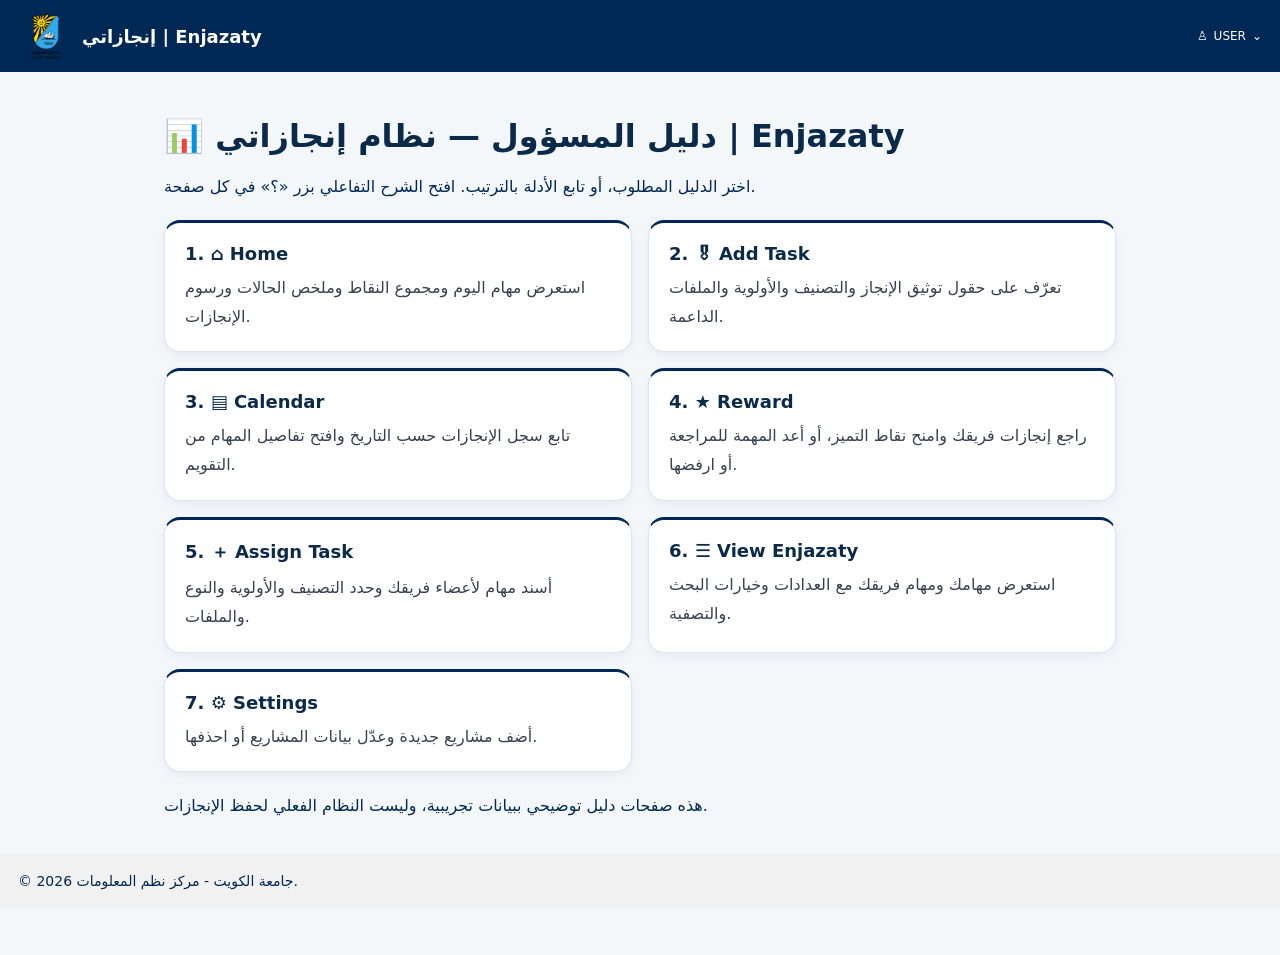
<file: index.html>
<!DOCTYPE html>
<html lang="ar" dir="rtl">
<head>
<meta charset="UTF-8">
<meta name="viewport" content="width=device-width, initial-scale=1">
<meta http-equiv="refresh" content="0; url=multipage/index.html">
<title>دليل المسؤول — نظام إنجازاتي</title>
</head>
<body><a href="multipage/index.html">فتح دليل المسؤول — نظام إنجازاتي</a></body>
</html>
</file>
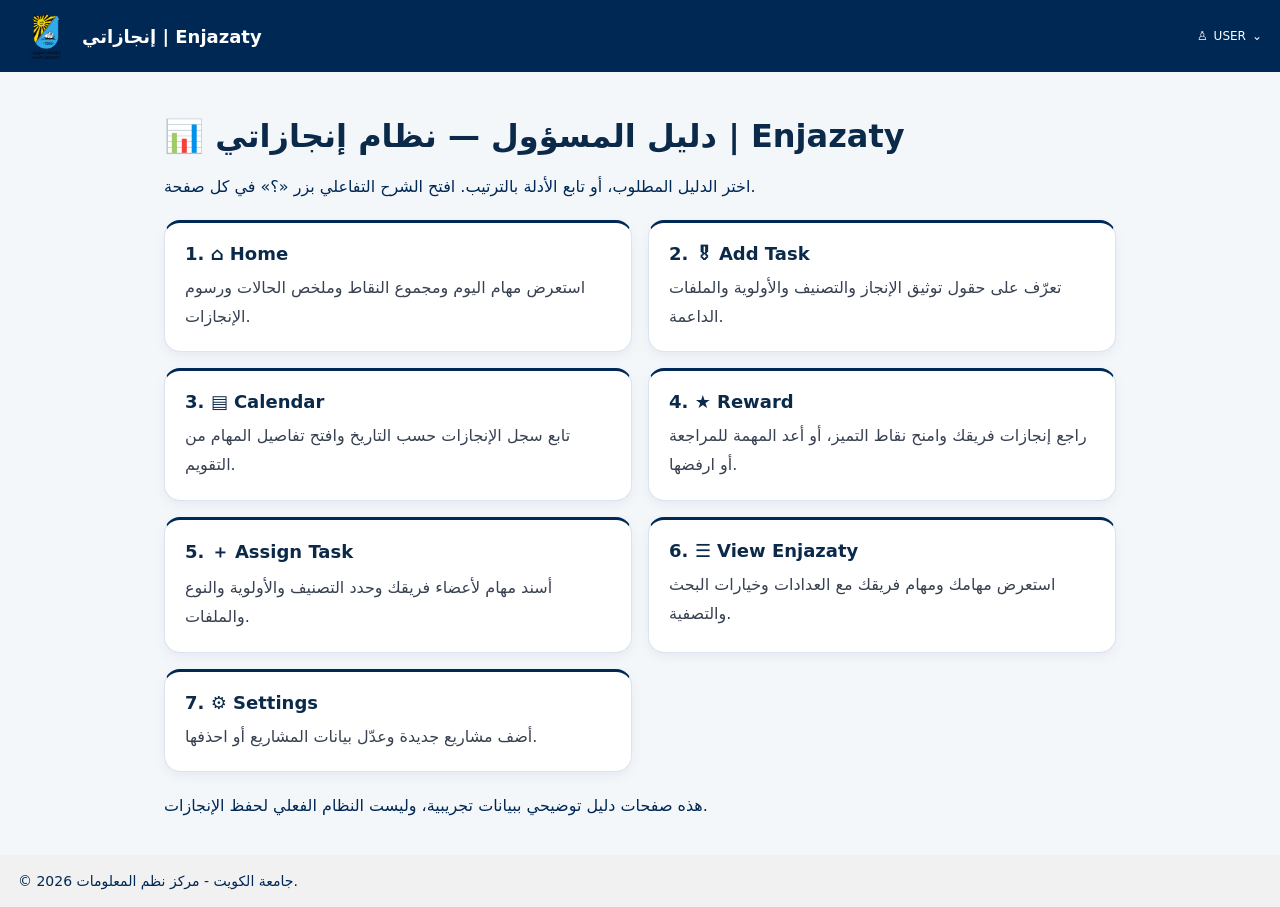
<file: multipage/index.html>
<!DOCTYPE html>
<html lang="ar" dir="rtl">
<head>
<meta charset="UTF-8">
<meta name="viewport" content="width=device-width, initial-scale=1">
<link rel="icon" href="data:,">
<title>دليل المسؤول — نظام إنجازاتي | Enjazaty Supervisor Guide</title>
<link rel="stylesheet" href="styles.css">
<link rel="stylesheet" href="manager.css">
</head>
<body>
<header class="guide-header">
  <a class="reward-brand" href="index.html" aria-label="دليل المسؤول — جميع الأدلة"><img class="university-logo" src="../ku%20logo%20no%20background.png" alt="جامعة الكويت / Kuwait University" width="56" height="56"><h1><span dir="rtl">إنجازاتي</span> | Enjazaty</h1></a>
  <span class="reward-account"><span aria-hidden="true">♙</span> USER <span aria-hidden="true">⌄</span></span>
</header>
<main class="hub">
  <h1>📊 دليل المسؤول — نظام إنجازاتي | Enjazaty</h1>
  <p>اختر الدليل المطلوب، أو تابع الأدلة بالترتيب. افتح الشرح التفاعلي بزر «؟» في كل صفحة.</p>
  <div class="hub-grid">
    <a class="box hub-card" href="01-home.html"><h2>1. ⌂ Home</h2><p>استعرض مهام اليوم ومجموع النقاط وملخص الحالات ورسوم الإنجازات.</p></a>
    <a class="box hub-card" href="02-add-task.html"><h2>2. 🎖 Add Task</h2><p>تعرّف على حقول توثيق الإنجاز والتصنيف والأولوية والملفات الداعمة.</p></a>
    <a class="box hub-card" href="03-calendar.html"><h2>3. ▤ Calendar</h2><p>تابع سجل الإنجازات حسب التاريخ وافتح تفاصيل المهام من التقويم.</p></a>
    <a class="box hub-card" href="04-reward.html"><h2>4. ★ Reward</h2><p>راجع إنجازات فريقك وامنح نقاط التميز، أو أعد المهمة للمراجعة أو ارفضها.</p></a>
    <a class="box hub-card" href="05-assign-task.html"><h2>5. ＋ Assign Task</h2><p>أسند مهام لأعضاء فريقك وحدد التصنيف والأولوية والنوع والملفات.</p></a>
    <a class="box hub-card" href="06-view-enjazaty.html"><h2>6. ☰ View Enjazaty</h2><p>استعرض مهامك ومهام فريقك مع العدادات وخيارات البحث والتصفية.</p></a>
    <a class="box hub-card" href="07-settings.html"><h2>7. ⚙ Settings</h2><p>أضف مشاريع جديدة وعدّل بيانات المشاريع أو احذفها.</p></a>
  </div>
  <p>هذه صفحات دليل توضيحي ببيانات تجريبية، وليست النظام الفعلي لحفظ الإنجازات.</p>
</main>
<footer class="footer">© 2026 جامعة الكويت - مركز نظم المعلومات.</footer>
</body>
</html>
</file>
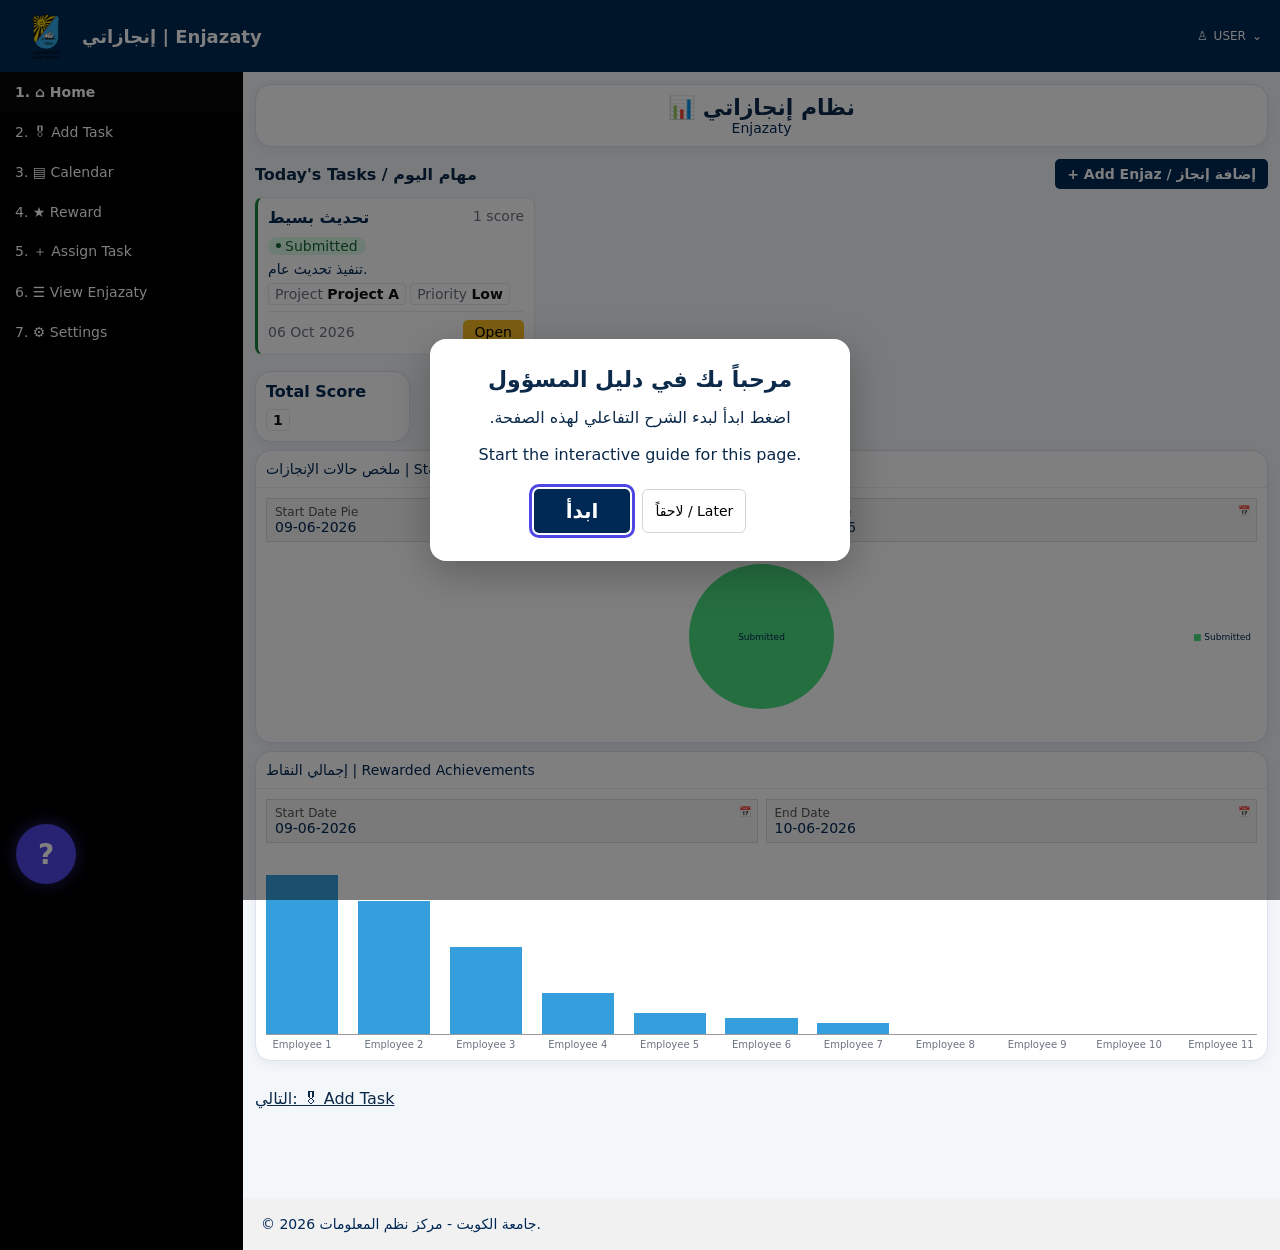
<file: multipage/01-home.html>
<!DOCTYPE html>
<html lang="ar" dir="rtl">
<head>
<meta charset="UTF-8">
<meta name="viewport" content="width=device-width, initial-scale=1">
<link rel="icon" href="data:,">
<title>1. ⌂ Home | دليل المسؤول — نظام إنجازاتي</title>
<link rel="stylesheet" href="styles.css">
<link rel="stylesheet" href="manager.css">
<script src="script.js?v=2" defer></script>
<script src="manager.js?v=2" defer></script>
</head>
<body>
<header class="guide-header">
  <a class="reward-brand" href="index.html" aria-label="دليل المسؤول — جميع الأدلة"><img class="university-logo" src="../ku%20logo%20no%20background.png" alt="جامعة الكويت / Kuwait University" width="56" height="56"><h1><span dir="rtl">إنجازاتي</span> | Enjazaty</h1></a>
  <span class="reward-account"><span aria-hidden="true">♙</span> USER <span aria-hidden="true">⌄</span></span>
</header>
<div class="app">
<nav class="side" aria-label="الأدلة">
  <a href="01-home.html" id="nav-home" class="active" aria-current="page">1. ⌂ Home</a>
  <a href="02-add-task.html" id="nav-add">2. 🎖 Add Task</a>
  <a href="03-calendar.html" id="nav-cal">3. ▤ Calendar</a>
  <a href="04-reward.html" id="nav-reward">4. ★ Reward</a>
  <a href="05-assign-task.html" id="nav-assign">5. ＋ Assign Task</a>
  <a href="06-view-enjazaty.html" id="nav-view">6. ☰ View Enjazaty</a>
  <a href="07-settings.html" id="nav-settings">7. ⚙ Settings</a>
</nav>
<main class="main">
    <section class="page" id="home">
      <div class="box" style="text-align:center;padding:10px">
        <div class="navy" style="font-size:18px;font-weight:700">📊 نظام إنجازاتي</div>
        <div style="font-size:11px">Enjazaty</div>
      </div>
      <div style="display:flex;justify-content:space-between;align-items:center;margin:12px 0 8px">
        <b class="navy">Today's Tasks / مهام اليوم</b>
        <button class="btn-dark" id="addBtn">+ Add Enjaz / إضافة إنجاز</button>
      </div>
      <div class="card" id="todayCard">
        <h4>تحديث بسيط <small>1 score</small></h4>
        <div><span class="badge">Submitted</span></div>
        <div style="font-size:11px">تنفيذ تحديث عام.</div>
        <div><span class="pill">Project <b>Project A</b></span><span class="pill">Priority <b>Low</b></span></div>
        <div class="foot">06 Oct 2026 <button class="btn-yellow" id="todayOpen">Open</button></div>
      </div>
      <div class="box" id="totalScore" style="width:155px;margin:16px 0 8px;padding:10px;display:flex;justify-content:space-between"><b>Total Score</b><span class="pill"><b>1</b></span></div>

      <div class="box" id="statusBox" style="margin-bottom:8px">
        <div class="section-h">ملخص حالات الإنجازات | Status Summary</div>
        <div style="padding:10px">
          <div style="display:flex;gap:8px" id="pieDates">
            <div class="date-in"><span>Start Date Pie</span>09-06-2026</div>
            <div class="date-in"><span>End Date Pie</span>10-06-2026</div>
          </div>
          <div style="position:relative;height:190px;display:flex;align-items:center;justify-content:center">
            <div id="pie" style="width:145px;height:145px;border-radius:50%;background:#4ade80;display:flex;align-items:center;justify-content:center;font-size:9px">Submitted</div>
            <div style="position:absolute;right:6px;font-size:9px"><span style="color:#4ade80">■</span> Submitted</div>
          </div>
        </div>
      </div>

      <div class="box" id="barBox">
        <div class="section-h">إجمالي النقاط | Rewarded Achievements</div>
        <div style="padding:10px">
          <div style="display:flex;gap:8px">
            <div class="date-in"><span>Start Date</span>09-06-2026</div>
            <div class="date-in"><span>End Date</span>10-06-2026</div>
          </div>
          <div id="bars" style="display:flex;align-items:flex-end;height:180px;border-bottom:1px solid #999;margin-top:12px;gap:2%"></div>
          <div id="barNames" style="display:flex;gap:2%;font-size:7px;color:#6b7280;text-align:center;margin-top:4px"></div>
        </div>
      </div>
    </section>
<nav class="guide-links" aria-label="تتابع الأدلة"><a href="02-add-task.html" rel="next">التالي: 🎖 Add Task</a></nav>
<footer class="footer">© 2026 جامعة الكويت - مركز نظم المعلومات.</footer>
</main>
</div>
<div class="overlay" id="overlay">
  <div class="modal" id="modal" role="dialog" aria-modal="true" aria-labelledby="mTitle">
    <div class="mh"><b>Task</b><button class="btn" id="mClose" style="padding:0 6px">✕</button></div>
    <div class="inner" id="mInner">
      <div style="display:flex;justify-content:space-between">
        <div><div class="lbl" style="margin-top:0">Enjaz Details</div>
          <div class="navy" id="mTitle" style="font-size:15px;font-weight:700"></div>
          <div style="font-size:11px">Date <b id="mDate"></b></div>
          <div style="font-size:11px">Created by <b>Employee 10</b></div></div>
        <div><span class="badge" id="mStatus">Submitted</span></div>
      </div>
      <hr style="border:0;border-top:1px solid #eee">
      <div id="mDept"><div class="lbl">Department</div><div class="fld">Department A</div></div>
      <div style="display:flex;gap:10px" id="mProj">
        <div style="flex:1"><div class="lbl">Project</div><div class="fld">Project A</div></div>
        <div style="flex:1"><div class="lbl">Priority</div><div class="fld" id="mPri"></div></div>
      </div>
      <div><div class="lbl">Collaborators</div><div class="fld"></div></div>
      <div id="mDetail"><div class="lbl">Achievement Detail</div><div class="fld area" id="mDesc"></div></div>
      <div><div class="lbl">Obstacles</div><div class="fld area"></div></div>
    </div>
    <div class="inner" id="mFile" style="border-left:1px solid #e5e7eb;padding:0">
      <div style="padding:10px;background:#f8fafc;border-bottom:1px solid #eee"><b class="navy">File</b></div>
      <div style="text-align:center;padding:16px;font-size:11px"><b>No files attached</b><br>This task has no supporting documents.</div>
    </div>
    <div style="border-top:1px solid #eee;padding:12px"><button class="btn" id="mClose2">Close</button></div>
  </div>
</div>
<div id="spot" hidden></div>
<div id="tip" role="dialog" aria-modal="true" aria-label="الشرح التفاعلي" hidden>
  <button class="x" id="tipX" aria-label="إغلاق الشرح">✕</button>
  <div class="en" id="tipEn" lang="en"></div>
  <div class="ar" id="tipAr"></div>
  <div class="nav"><button class="back" id="tipBack">Back</button><span class="count" id="tipCount"></span><button class="next" id="tipNext">Next</button></div>
</div>
<button id="help" title="Show guide" aria-label="فتح الشرح التفاعلي">?</button>
<script type="application/json" id="guide-steps">
[
{"page":"home","el":"nav-home","en":"Welcome to Enjazaty! This is the Home page. Use the sidebar to move between pages.","ar":"مرحباً بك في نظام إنجازاتي! هذه الصفحة الرئيسية. استخدم القائمة الجانبية للتنقل بين الصفحات."},
{"page":"home","el":"addBtn","en":"Click “+ Add Enjaz” to quickly record a new achievement.","ar":"اضغط على \"إضافة إنجاز\" لتسجيل إنجاز جديد بسرعة."},
{"page":"home","el":"todayCard","en":"Today's Tasks shows the achievements you logged today, with status, project and priority.","ar":"تعرض مهام اليوم الإنجازات المسجلة اليوم مع الحالة والمشروع والأولوية."},
{"page":"home","el":"todayOpen","en":"Click “Open” to view the full details of a task.","ar":"اضغط على \"Open\" لعرض تفاصيل المهمة كاملة."},
{"page":"home","el":"mInner","en":"The task popup shows all details: title, date, creator, department, project, priority and description.","ar":"تعرض النافذة جميع التفاصيل: العنوان، التاريخ، المنشئ، القسم، المشروع، الأولوية والوصف.","modal":"today"},
{"page":"home","el":"mFile","en":"Any attached supporting files appear here.","ar":"تظهر هنا الملفات المرفقة الداعمة للمهمة.","modal":"today"},
{"page":"home","el":"mClose2","en":"Click “Close” to return to the page.","ar":"اضغط \"Close\" للعودة إلى الصفحة.","modal":"today"},
{"page":"home","el":"totalScore","en":"Total Score shows the points you earned from your achievements.","ar":"يعرض مجموع النقاط التي حصلت عليها من إنجازاتك."},
{"page":"home","el":"statusBox","en":"Status Summary shows your achievements by status. Change the start and end dates to filter the chart.","ar":"يعرض ملخص الحالات إنجازاتك حسب الحالة. غيّر تاريخ البداية والنهاية لتصفية الرسم."},
{"page":"home","el":"barBox","en":"Rewarded Achievements compares employees' total points within the selected dates.","ar":"يقارن إجمالي النقاط نقاط الموظفين خلال الفترة المحددة."}
]
</script>
</body>
</html>
</file>
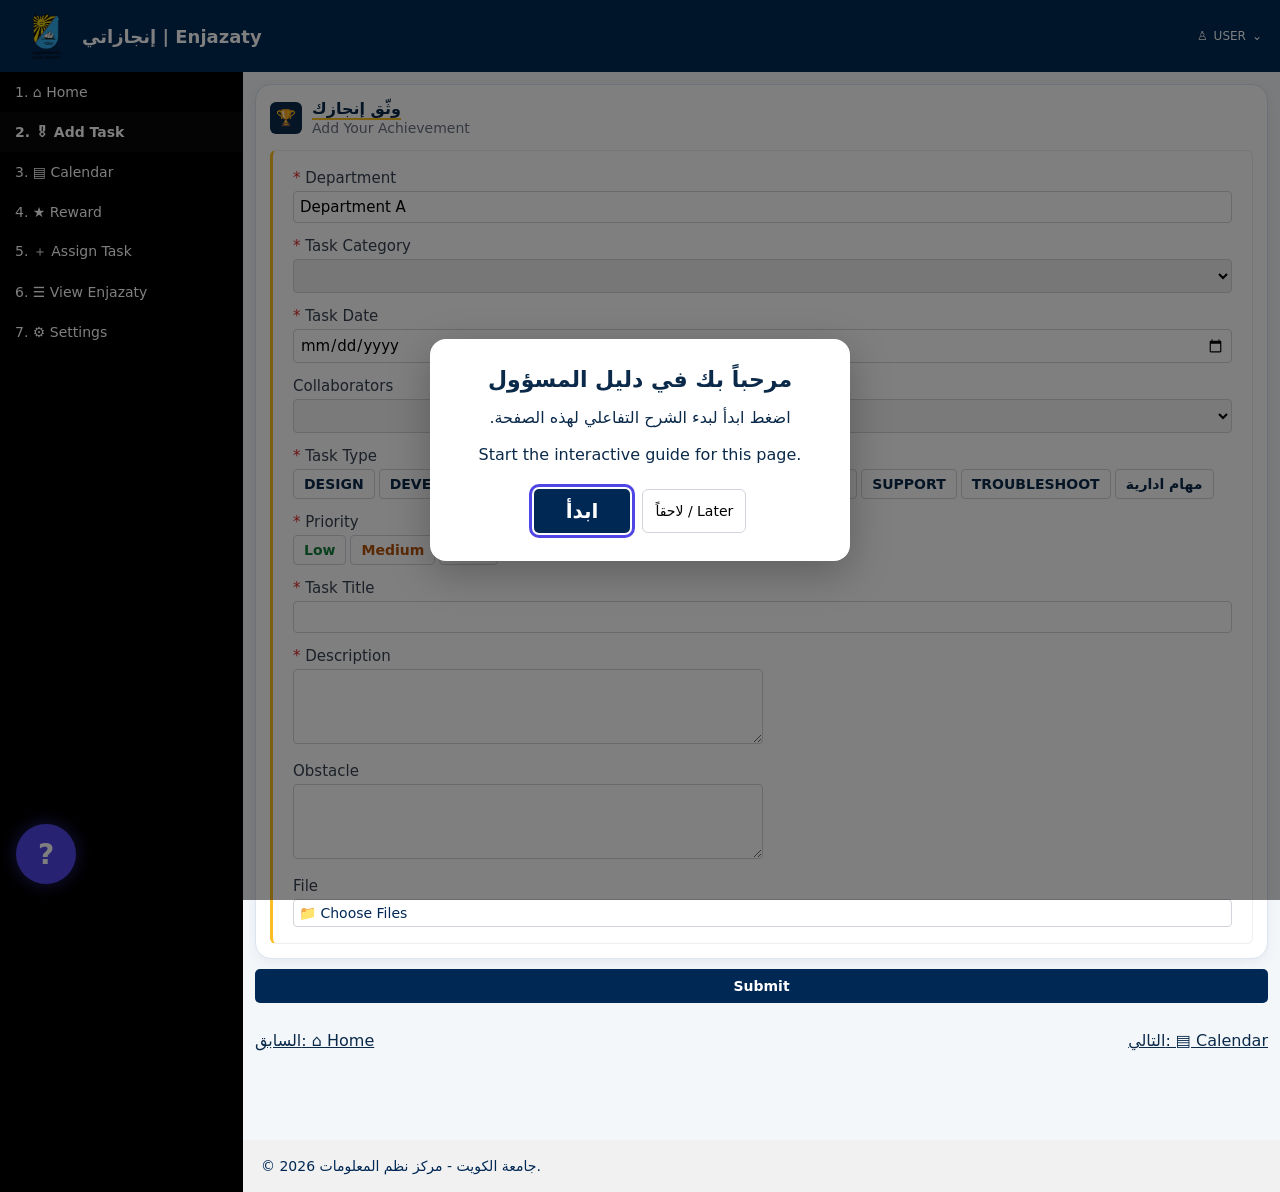
<file: multipage/02-add-task.html>
<!DOCTYPE html>
<html lang="ar" dir="rtl">
<head>
<meta charset="UTF-8">
<meta name="viewport" content="width=device-width, initial-scale=1">
<link rel="icon" href="data:,">
<title>2. 🎖 Add Task | دليل المسؤول — نظام إنجازاتي</title>
<link rel="stylesheet" href="styles.css">
<link rel="stylesheet" href="manager.css">
<script src="script.js?v=2" defer></script>
<script src="manager.js?v=2" defer></script>
</head>
<body>
<header class="guide-header">
  <a class="reward-brand" href="index.html" aria-label="دليل المسؤول — جميع الأدلة"><img class="university-logo" src="../ku%20logo%20no%20background.png" alt="جامعة الكويت / Kuwait University" width="56" height="56"><h1><span dir="rtl">إنجازاتي</span> | Enjazaty</h1></a>
  <span class="reward-account"><span aria-hidden="true">♙</span> USER <span aria-hidden="true">⌄</span></span>
</header>
<div class="app">
<nav class="side" aria-label="الأدلة">
  <a href="01-home.html" id="nav-home">1. ⌂ Home</a>
  <a href="02-add-task.html" id="nav-add" class="active" aria-current="page">2. 🎖 Add Task</a>
  <a href="03-calendar.html" id="nav-cal">3. ▤ Calendar</a>
  <a href="04-reward.html" id="nav-reward">4. ★ Reward</a>
  <a href="05-assign-task.html" id="nav-assign">5. ＋ Assign Task</a>
  <a href="06-view-enjazaty.html" id="nav-view">6. ☰ View Enjazaty</a>
  <a href="07-settings.html" id="nav-settings">7. ⚙ Settings</a>
</nav>
<main class="main">
    <section class="page" id="add">
      <div class="box" style="padding:14px">
        <div style="display:flex;gap:10px;align-items:center;margin-bottom:14px">
          <div style="background:#0b2a4a;color:#fbbf24;width:32px;height:32px;border-radius:6px;display:flex;align-items:center;justify-content:center">🏆</div>
          <div><div class="navy" style="font-size:16px;font-weight:700;border-bottom:2px solid #fbbf24;display:inline-block">وثّق إنجازك</div><div style="font-size:11px;color:#6b7280">Add Your Achievement</div></div>
        </div>
        <div class="form" style="border:1px solid #eee;border-left:3px solid #fbbf24;border-radius:6px;padding:4px 20px 16px">
          <div id="f-dept"><label class="req">Department</label><input value="Department A"></div>
          <div id="f-cat"><label class="req">Task Category</label><select><option></option><option>Project A</option></select></div>
          <div id="f-date"><label class="req">Task Date</label><input type="date"></div>
          <div id="f-coll"><label>Collaborators</label><select style="background:#f5f5f5"><option></option></select></div>
          <div id="f-type"><label class="req">Task Type</label>
            <div class="chips"><button>DESIGN</button><button>DEVELOPMENT</button><button>DOCUMENTATION</button><button>MEETING</button><button>OTHER</button><button>SUPPORT</button><button>TROUBLESHOOT</button><button>مهام ادارية</button></div></div>
          <div id="f-pri"><label class="req">Priority</label>
            <div class="chips"><button style="color:#15803d">Low</button><button style="color:#b45309">Medium</button><button style="color:#b91c1c">High</button></div></div>
          <div id="f-title"><label class="req">Task Title</label><input></div>
          <div id="f-desc"><label class="req">Description</label><textarea></textarea></div>
          <div id="f-obs"><label>Obstacle</label><textarea></textarea></div>
          <div id="f-file"><label>File</label><div style="border:1px solid #d1d5db;border-radius:4px;padding:5px;font-size:11px">📁 Choose Files</div></div>
        </div>
      </div>
      <button class="btn-dark" id="submitBtn" style="width:100%;margin-top:10px;padding:9px">Submit</button>
    </section>
<nav class="guide-links" aria-label="تتابع الأدلة">
<a href="01-home.html" rel="prev">السابق: ⌂ Home</a>
<a href="03-calendar.html" rel="next">التالي: ▤ Calendar</a>
</nav>
<footer class="footer">© 2026 جامعة الكويت - مركز نظم المعلومات.</footer>
</main>
</div>
<div id="spot" hidden></div>
<div id="tip" role="dialog" aria-modal="true" aria-label="الشرح التفاعلي" hidden>
  <button class="x" id="tipX" aria-label="إغلاق الشرح">✕</button>
  <div class="en" id="tipEn" lang="en"></div>
  <div class="ar" id="tipAr"></div>
  <div class="nav"><button class="back" id="tipBack">Back</button><span class="count" id="tipCount"></span><button class="next" id="tipNext">Next</button></div>
</div>
<button id="help" title="Show guide" aria-label="فتح الشرح التفاعلي">?</button>
<script type="application/json" id="guide-steps">
[
{"page":"add","el":"nav-add","en":"Go to “Add Task” to document a new achievement.","ar":"انتقل إلى \"Add Task\" لتوثيق إنجاز جديد."},
{"page":"add","el":"f-dept","en":"Your department is filled in automatically.","ar":"يتم تعبئة القسم تلقائياً."},
{"page":"add","el":"f-cat","en":"Choose the task category (project).","ar":"اختر تصنيف المهمة (المشروع)."},
{"page":"add","el":"f-date","en":"Pick the date the task was done.","ar":"اختر تاريخ إنجاز المهمة."},
{"page":"add","el":"f-coll","en":"Optional: add colleagues who worked with you.","ar":"اختياري: أضف الزملاء الذين شاركوك المهمة."},
{"page":"add","el":"f-type","en":"Select the type of task.","ar":"اختر نوع المهمة."},
{"page":"add","el":"f-pri","en":"Choose the priority: Low, Medium or High.","ar":"حدد الأولوية: منخفضة، متوسطة أو عالية."},
{"page":"add","el":"f-title","en":"Write a short, clear title.","ar":"اكتب عنواناً قصيراً وواضحاً."},
{"page":"add","el":"f-desc","en":"Describe what you achieved.","ar":"اكتب وصفاً لما أنجزته."},
{"page":"add","el":"f-obs","en":"Optional: mention any obstacles you faced.","ar":"اختياري: اذكر العوائق التي واجهتك."},
{"page":"add","el":"f-file","en":"Optional: attach supporting files.","ar":"اختياري: أرفق ملفات داعمة."},
{"page":"add","el":"submitBtn","en":"Click “Submit” to save your achievement. Fields marked * are required.","ar":"اضغط \"Submit\" لحفظ الإنجاز. الحقول المعلّمة بـ * إلزامية."}
]
</script>
</body>
</html>
</file>
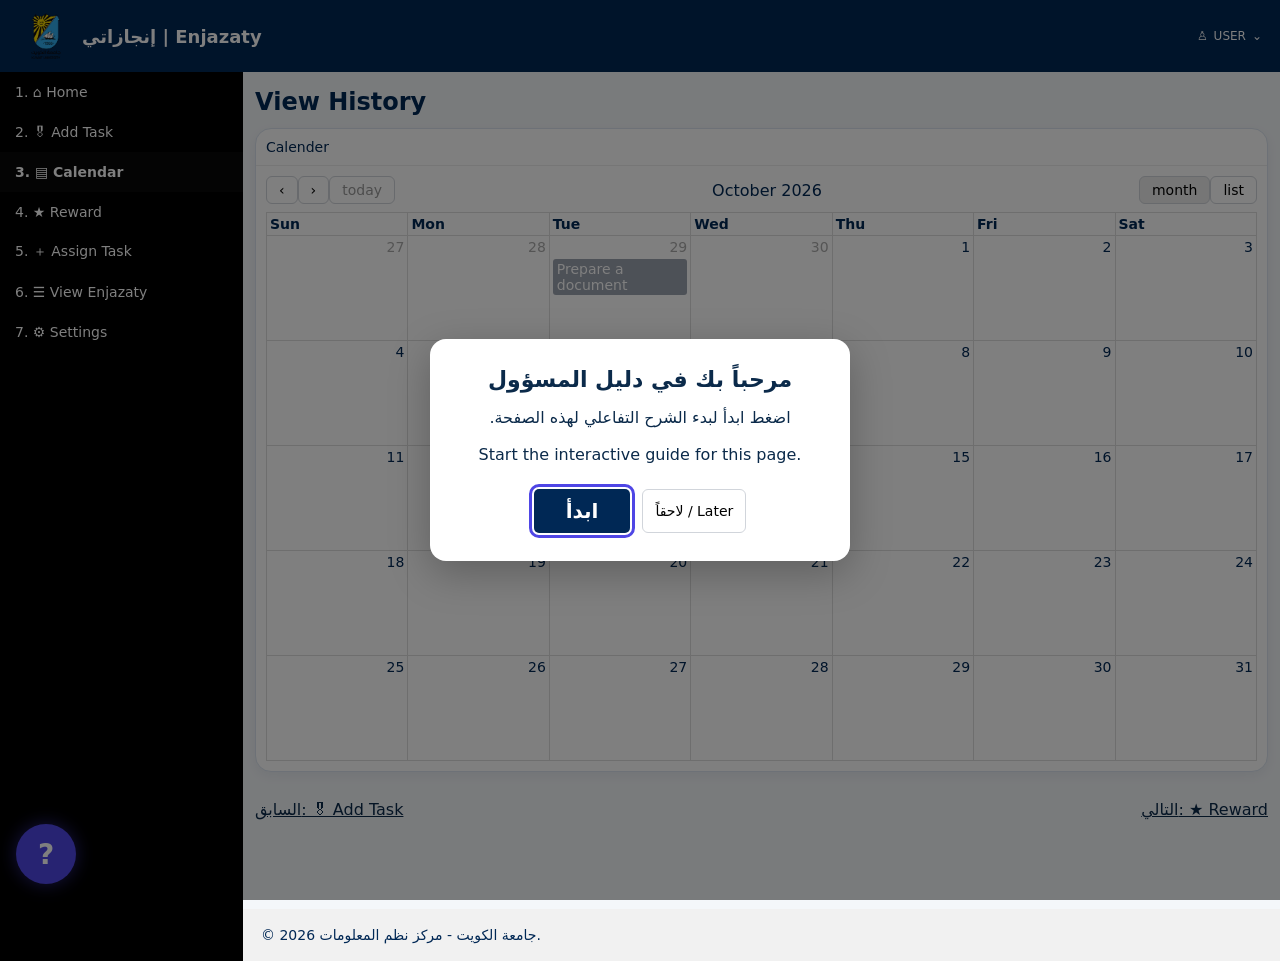
<file: multipage/03-calendar.html>
<!DOCTYPE html>
<html lang="ar" dir="rtl">
<head>
<meta charset="UTF-8">
<meta name="viewport" content="width=device-width, initial-scale=1">
<link rel="icon" href="data:,">
<title>3. ▤ Calendar | دليل المسؤول — نظام إنجازاتي</title>
<link rel="stylesheet" href="styles.css">
<link rel="stylesheet" href="manager.css">
<script src="script.js?v=2" defer></script>
<script src="manager.js?v=2" defer></script>
</head>
<body>
<header class="guide-header">
  <a class="reward-brand" href="index.html" aria-label="دليل المسؤول — جميع الأدلة"><img class="university-logo" src="../ku%20logo%20no%20background.png" alt="جامعة الكويت / Kuwait University" width="56" height="56"><h1><span dir="rtl">إنجازاتي</span> | Enjazaty</h1></a>
  <span class="reward-account"><span aria-hidden="true">♙</span> USER <span aria-hidden="true">⌄</span></span>
</header>
<div class="app">
<nav class="side" aria-label="الأدلة">
  <a href="01-home.html" id="nav-home">1. ⌂ Home</a>
  <a href="02-add-task.html" id="nav-add">2. 🎖 Add Task</a>
  <a href="03-calendar.html" id="nav-cal" class="active" aria-current="page">3. ▤ Calendar</a>
  <a href="04-reward.html" id="nav-reward">4. ★ Reward</a>
  <a href="05-assign-task.html" id="nav-assign">5. ＋ Assign Task</a>
  <a href="06-view-enjazaty.html" id="nav-view">6. ☰ View Enjazaty</a>
  <a href="07-settings.html" id="nav-settings">7. ⚙ Settings</a>
</nav>
<main class="main">
    <section class="page" id="cal">
      <h2 style="margin:4px 0 12px;font-weight:600">View History</h2>
      <div class="box">
        <div class="section-h">Calender</div>
        <div style="padding:10px">
          <div style="display:flex;justify-content:space-between;align-items:center;margin-bottom:8px">
            <div id="calNav"><button class="btn">‹</button><button class="btn">›</button> <button class="btn" style="color:#999">today</button></div>
            <div style="font-size:16px">October 2026</div>
            <div id="calView"><button class="btn" style="background:#eee">month</button><button class="btn">list</button></div>
          </div>
          <table class="cal" id="calTable"></table>
        </div>
      </div>
    </section>
<nav class="guide-links" aria-label="تتابع الأدلة">
<a href="02-add-task.html" rel="prev">السابق: 🎖 Add Task</a>
<a href="04-reward.html" rel="next">التالي: ★ Reward</a>
</nav>
<footer class="footer">© 2026 جامعة الكويت - مركز نظم المعلومات.</footer>
</main>
</div>
<div class="overlay" id="overlay">
  <div class="modal" id="modal" role="dialog" aria-modal="true" aria-labelledby="mTitle">
    <div class="mh"><b>Task</b><button class="btn" id="mClose" style="padding:0 6px">✕</button></div>
    <div class="inner" id="mInner">
      <div style="display:flex;justify-content:space-between">
        <div><div class="lbl" style="margin-top:0">Enjaz Details</div>
          <div class="navy" id="mTitle" style="font-size:15px;font-weight:700"></div>
          <div style="font-size:11px">Date <b id="mDate"></b></div>
          <div style="font-size:11px">Created by <b>Employee 10</b></div></div>
        <div><span class="badge" id="mStatus">Submitted</span></div>
      </div>
      <hr style="border:0;border-top:1px solid #eee">
      <div id="mDept"><div class="lbl">Department</div><div class="fld">Department A</div></div>
      <div style="display:flex;gap:10px" id="mProj">
        <div style="flex:1"><div class="lbl">Project</div><div class="fld">Project A</div></div>
        <div style="flex:1"><div class="lbl">Priority</div><div class="fld" id="mPri"></div></div>
      </div>
      <div><div class="lbl">Collaborators</div><div class="fld"></div></div>
      <div id="mDetail"><div class="lbl">Achievement Detail</div><div class="fld area" id="mDesc"></div></div>
      <div><div class="lbl">Obstacles</div><div class="fld area"></div></div>
    </div>
    <div class="inner" id="mFile" style="border-left:1px solid #e5e7eb;padding:0">
      <div style="padding:10px;background:#f8fafc;border-bottom:1px solid #eee"><b class="navy">File</b></div>
      <div style="text-align:center;padding:16px;font-size:11px"><b>No files attached</b><br>This task has no supporting documents.</div>
    </div>
    <div style="border-top:1px solid #eee;padding:12px"><button class="btn" id="mClose2">Close</button></div>
  </div>
</div>
<div id="spot" hidden></div>
<div id="tip" role="dialog" aria-modal="true" aria-label="الشرح التفاعلي" hidden>
  <button class="x" id="tipX" aria-label="إغلاق الشرح">✕</button>
  <div class="en" id="tipEn" lang="en"></div>
  <div class="ar" id="tipAr"></div>
  <div class="nav"><button class="back" id="tipBack">Back</button><span class="count" id="tipCount"></span><button class="next" id="tipNext">Next</button></div>
</div>
<button id="help" title="Show guide" aria-label="فتح الشرح التفاعلي">?</button>
<script type="application/json" id="guide-steps">
[
{"page":"cal","el":"nav-cal","en":"The Calendar shows your history of achievements by date.","ar":"يعرض التقويم سجل إنجازاتك حسب التاريخ."},
{"page":"cal","el":"calNav","en":"Use the arrows to move between months, or “today” to jump back.","ar":"استخدم الأسهم للتنقل بين الأشهر، أو \"today\" للعودة لليوم الحالي."},
{"page":"cal","el":"calView","en":"Switch between Month view and List view.","ar":"بدّل بين عرض الشهر وعرض القائمة."},
{"page":"cal","el":"evToday","en":"Each colored bar is a task. Click it to open its details. Today is highlighted in yellow.","ar":"كل شريط ملون يمثل مهمة، اضغط عليه لعرض التفاصيل. اليوم الحالي مظلل بالأصفر."},
{"page":"cal","el":"mInner","en":"The same task details popup opens from the calendar.","ar":"تظهر نفس نافذة تفاصيل المهمة من التقويم.","modal":"today"}
]
</script>
</body>
</html>
</file>
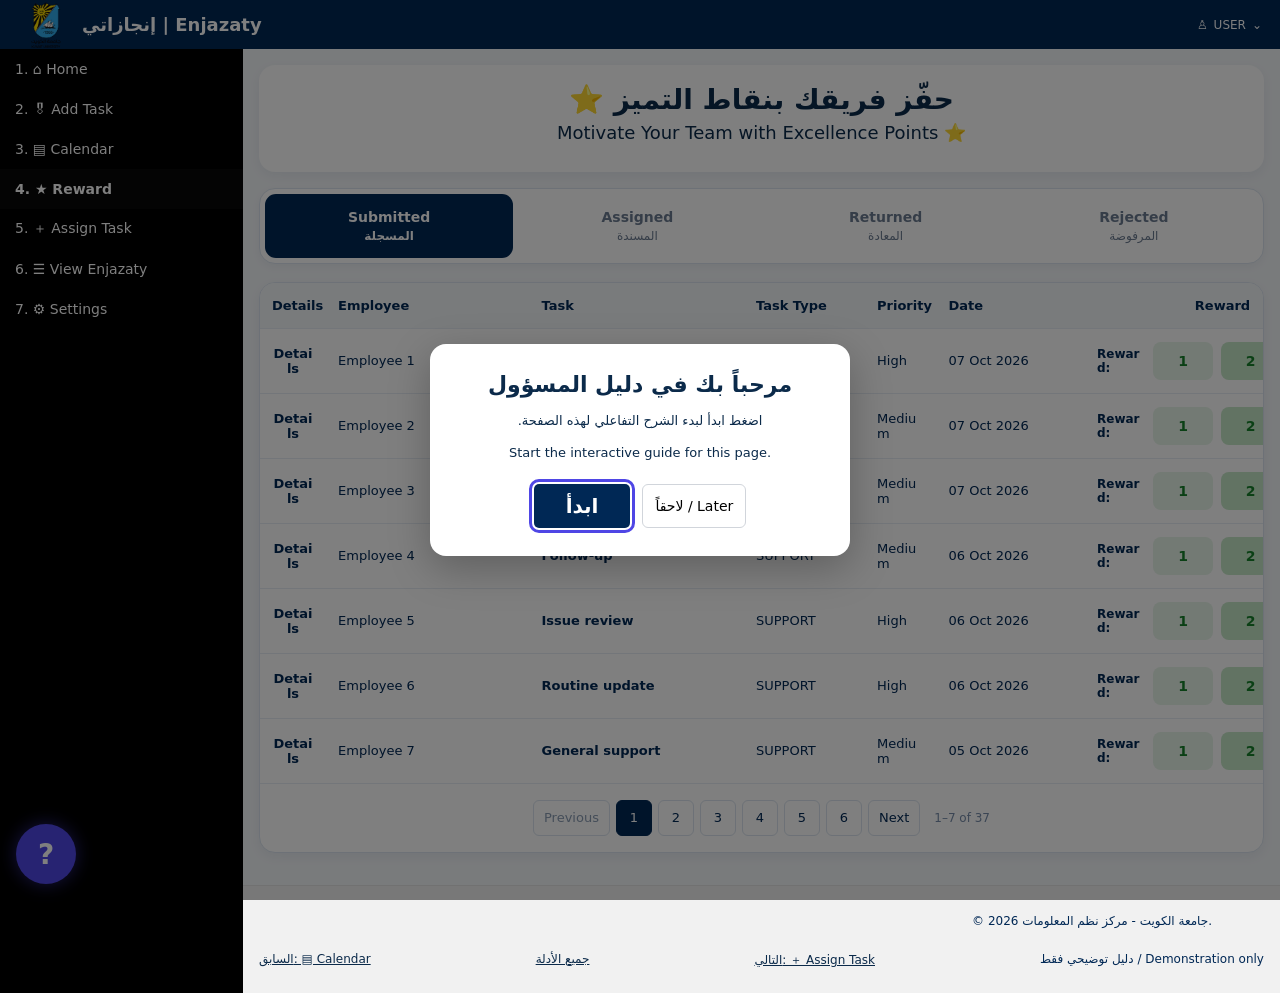
<file: multipage/04-reward.html>
<!DOCTYPE html>
<html lang="ar" dir="rtl">
<head>
<meta charset="UTF-8">
<meta name="viewport" content="width=device-width, initial-scale=1">
<link rel="icon" href="data:,">
<title>4. ★ Reward | دليل المسؤول — نظام إنجازاتي</title>
<link rel="stylesheet" href="styles.css">
<link rel="stylesheet" href="manager.css">
<script src="script.js?v=2" defer></script>
<script src="tasks.js?v=2" defer></script>
<script src="manager.js?v=2" defer></script>
</head>
<body class="reward-screen">
<header class="guide-header">
  <a class="reward-brand" href="index.html" aria-label="دليل المسؤول — جميع الأدلة"><img class="university-logo" src="../ku%20logo%20no%20background.png" alt="جامعة الكويت / Kuwait University" width="56" height="56"><h1><span dir="rtl">إنجازاتي</span> | Enjazaty</h1></a>
  <span class="reward-account"><span aria-hidden="true">♙</span> USER <span aria-hidden="true">⌄</span></span>
</header>
<div class="app">
<nav class="side" aria-label="الأدلة">
  <a href="01-home.html" id="nav-home">1. ⌂ Home</a>
  <a href="02-add-task.html" id="nav-add">2. 🎖 Add Task</a>
  <a href="03-calendar.html" id="nav-cal">3. ▤ Calendar</a>
  <a href="04-reward.html" id="nav-reward" class="active" aria-current="page">4. ★ Reward</a>
  <a href="05-assign-task.html" id="nav-assign">5. ＋ Assign Task</a>
  <a href="06-view-enjazaty.html" id="nav-view">6. ☰ View Enjazaty</a>
  <a href="07-settings.html" id="nav-settings">7. ⚙ Settings</a>
</nav>
<main class="main">
<section class="page" id="reward">
  <div class="manager-heading">
    <h2>حفّز فريقك بنقاط التميز ⭐</h2>
    <p lang="en">Motivate Your Team with Excellence Points ⭐</p>
  </div>
  <div class="manager-tabs" id="rewardTabs" role="group" aria-label="حالة المهمة">
    <button class="active" data-status="Submitted" aria-pressed="true"><b>Submitted</b><span lang="ar" dir="rtl">المسجلة</span></button>
    <button data-status="Assigned" aria-pressed="false"><b>Assigned</b><span lang="ar" dir="rtl">المسندة</span></button>
    <button data-status="Returned" aria-pressed="false"><b>Returned</b><span lang="ar" dir="rtl">المعادة</span></button>
    <button data-status="Rejected" aria-pressed="false"><b>Rejected</b><span lang="ar" dir="rtl">المرفوضة</span></button>
  </div>
  <div class="box reward-panel">
    <div class="table-scroll" id="rewardTable">
      <table class="manager-table" aria-label="إنجازات الفريق">
        <thead><tr><th scope="col">Details</th><th scope="col">Employee</th><th scope="col">Task</th><th scope="col">Task Type</th><th scope="col">Priority</th><th scope="col">Date</th><th scope="col">Reward</th></tr></thead>
        <tbody id="rewardRows">
          <tr><td><button class="btn-yellow" id="rewardDetails" data-detail="0">Details</button></td><td>Employee 1</td><td>Routine maintenance</td><td>TROUBLESHOOT</td><td>High</td><td>07 Oct 2026</td><td><div class="reward-points" id="rewardPoints"><button data-reward="0" data-points="1">1</button><button data-reward="0" data-points="2">2</button><button data-reward="0" data-points="3">3</button></div></td></tr>
          <tr><td><button class="btn-yellow" data-detail="1">Details</button></td><td>Employee 2</td><td>General request</td><td>OTHER</td><td>Medium</td><td>07 Oct 2026</td><td><div class="reward-points"><button data-reward="1" data-points="1">1</button><button data-reward="1" data-points="2">2</button><button data-reward="1" data-points="3">3</button></div></td></tr>
          <tr><td><button class="btn-yellow" data-detail="2">Details</button></td><td>Employee 3</td><td>Service check</td><td>TROUBLESHOOT</td><td>Medium</td><td>07 Oct 2026</td><td><div class="reward-points"><button data-reward="2" data-points="1">1</button><button data-reward="2" data-points="2">2</button><button data-reward="2" data-points="3">3</button></div></td></tr>
          <tr><td><button class="btn-yellow" data-detail="3">Details</button></td><td>Employee 4</td><td>Follow-up</td><td>SUPPORT</td><td>Medium</td><td>06 Oct 2026</td><td><div class="reward-points"><button data-reward="3" data-points="1">1</button><button data-reward="3" data-points="2">2</button><button data-reward="3" data-points="3">3</button></div></td></tr>
          <tr><td><button class="btn-yellow" data-detail="4">Details</button></td><td>Employee 5</td><td>Issue review</td><td>SUPPORT</td><td>High</td><td>06 Oct 2026</td><td><div class="reward-points"><button data-reward="4" data-points="1">1</button><button data-reward="4" data-points="2">2</button><button data-reward="4" data-points="3">3</button></div></td></tr>
          <tr><td><button class="btn-yellow" data-detail="5">Details</button></td><td>Employee 6</td><td>Routine update</td><td>SUPPORT</td><td>High</td><td>06 Oct 2026</td><td><div class="reward-points"><button data-reward="5" data-points="1">1</button><button data-reward="5" data-points="2">2</button><button data-reward="5" data-points="3">3</button></div></td></tr>
          <tr><td><button class="btn-yellow" data-detail="6">Details</button></td><td>Employee 7</td><td>General support</td><td>SUPPORT</td><td>Medium</td><td>05 Oct 2026</td><td><div class="reward-points"><button data-reward="6" data-points="1">1</button><button data-reward="6" data-points="2">2</button><button data-reward="6" data-points="3">3</button></div></td></tr>
        </tbody>
      </table>
    </div>
    <nav class="pagination" id="rewardPagination" aria-label="صفحات الإنجازات">
      <div class="pages"><button class="btn" data-page="prev">Previous</button><button class="btn" data-page="1" aria-current="page">1</button><button class="btn" data-page="2">2</button><button class="btn" data-page="3">3</button><button class="btn" data-page="4">4</button><button class="btn" data-page="5">5</button><button class="btn" data-page="6">6</button><button class="btn" data-page="next">Next</button></div>
      <span id="rewardRange">1–7 of 37</span>
    </nav>
  </div>
  <p class="demo-result" id="rewardResult" role="status"></p>
</section>
<footer class="footer">© 2026 جامعة الكويت - مركز نظم المعلومات.</footer>
<nav class="guide-links" aria-label="تتابع الأدلة"><a href="03-calendar.html" rel="prev">السابق: ▤ Calendar</a><a href="index.html">جميع الأدلة</a><a href="05-assign-task.html" rel="next">التالي: ＋ Assign Task</a><span>دليل توضيحي فقط / Demonstration only</span></nav>
</main>
</div>
<div class="overlay" id="managerOverlay">
  <div class="modal manager-modal" id="managerModal" role="dialog" aria-modal="true" aria-labelledby="rewardModalTitle" tabindex="-1">
    <div class="mh"><b id="rewardModalTitle">Details</b><button class="btn" data-manager-close aria-label="إغلاق التفاصيل">✕</button></div>
    <div class="inner" id="rewardInfo" dir="ltr">
      <div class="lbl">Emp Name</div><div class="fld" id="detailEmployee">Employee 1</div>
      <div class="lbl">Task Date</div><div class="fld" id="detailDate">07 Oct 2026</div>
      <div class="lbl">Tasktype</div><div class="fld" id="detailType">TROUBLESHOOT</div>
      <div class="lbl">Task Title</div><div class="fld" id="detailTitle">Routine maintenance</div>
      <div class="lbl">Task Description</div><div class="fld area" id="detailDescription">Routine maintenance</div>
      <div class="lbl">Task Obstacle</div><div class="fld" id="detailObstacle">No obstacles / لا توجد عوائق</div>
      <div class="lbl">Collaborators</div><div class="fld" id="detailCollaborators">None / لا يوجد</div>
      <div class="review-actions" id="reviewActions"><button class="btn-yellow" id="returnTask">Return To Review</button><button class="btn btn-reject" id="rejectTask">Reject Task</button></div>
    </div>
    <div class="inner" id="rewardFiles" style="border-left:1px solid #e5e7eb;padding:0">
      <div class="section-h"><b class="navy">Files Attached To Be Review</b></div>
      <div style="text-align:center;padding:16px;font-size:11px">No files attached / لا توجد ملفات مرفقة</div>
    </div>
    <div style="border-top:1px solid #eee;padding:12px"><button class="btn" id="rewardClose" data-manager-close>Close</button></div>
  </div>
</div>
<div id="spot" hidden></div>
<div id="tip" role="dialog" aria-modal="true" aria-label="الشرح التفاعلي" hidden>
  <button class="x" id="tipX" aria-label="إغلاق الشرح">✕</button>
  <div class="en" id="tipEn" lang="en"></div><div class="ar" id="tipAr"></div>
  <div class="nav"><button class="back" id="tipBack">Back</button><span class="count" id="tipCount"></span><button class="next" id="tipNext">Next</button></div>
</div>
<button id="help" title="Show guide" aria-label="فتح الشرح التفاعلي">?</button>
<script type="application/json" id="guide-steps">
[
{"page":"reward","el":"nav-reward","en":"Reward lets supervisors review team achievements and recognize their work.","ar":"تتيح Reward للمسؤول مراجعة إنجازات الفريق وتقدير جهودهم."},
{"page":"reward","el":"rewardTabs","en":"Switch between Submitted, Assigned, Returned and Rejected tasks.","ar":"تنقل بين المهام المسجلة والمسندة والمعادة والمرفوضة."},
{"page":"reward","el":"rewardTable","en":"Each row shows the employee, task, task type, priority and date.","ar":"يعرض كل صف الموظف والمهمة ونوعها وأولويتها وتاريخها."},
{"page":"reward","el":"rewardPoints","en":"Choose 1, 2 or 3 excellence points to recognize an achievement.","ar":"اختر 1 أو 2 أو 3 من نقاط التميز لتقدير الإنجاز."},
{"page":"reward","el":"rewardDetails","en":"Click Details to review an achievement before rewarding it.","ar":"اضغط Details لمراجعة الإنجاز قبل منحه النقاط."},
{"page":"reward","el":"rewardInfo","en":"Details shows the employee, date, task type, title, description, obstacles and collaborators.","ar":"تعرض Details الموظف والتاريخ ونوع المهمة والعنوان والوصف والعوائق والمشاركين.","modal":"reward"},
{"page":"reward","el":"reviewActions","en":"Return To Review sends a task back for corrections. Reject Task marks it rejected.","ar":"تعيد Return To Review المهمة للتصحيح، بينما تضع Reject Task المهمة في حالة الرفض.","modal":"reward"},
{"page":"reward","el":"rewardFiles","en":"Review the supporting files here before making a decision.","ar":"راجع الملفات الداعمة هنا قبل اتخاذ القرار.","modal":"reward"},
{"page":"reward","el":"rewardClose","en":"Close the popup to return to the team table.","ar":"أغلق النافذة للعودة إلى جدول الفريق.","modal":"reward"},
{"page":"reward","el":"rewardPagination","en":"Use Previous, page numbers or Next to browse tasks. The range shows the visible rows and total.","ar":"استخدم Previous أو أرقام الصفحات أو Next لتصفح المهام. يوضح النطاق الصفوف الظاهرة والإجمالي."}
]
</script>
</body>
</html>
</file>
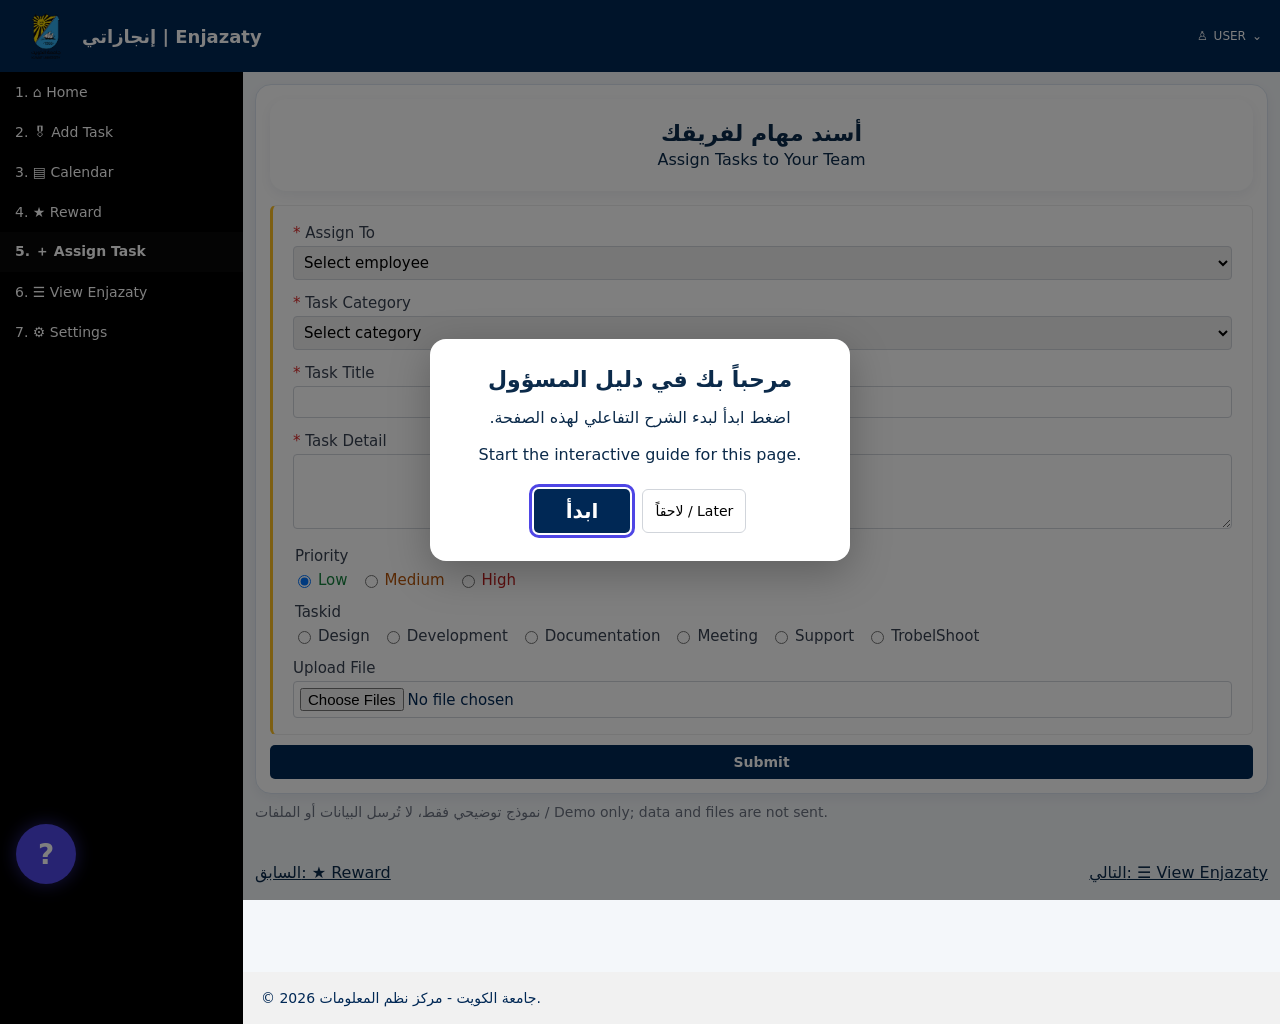
<file: multipage/05-assign-task.html>
<!DOCTYPE html>
<html lang="ar" dir="rtl">
<head>
<meta charset="UTF-8">
<meta name="viewport" content="width=device-width, initial-scale=1">
<link rel="icon" href="data:,">
<title>5. ＋ Assign Task | دليل المسؤول — نظام إنجازاتي</title>
<link rel="stylesheet" href="styles.css">
<link rel="stylesheet" href="manager.css">
<script src="script.js?v=2" defer></script>
<script src="manager.js?v=2" defer></script>
</head>
<body>
<header class="guide-header">
  <a class="reward-brand" href="index.html" aria-label="دليل المسؤول — جميع الأدلة"><img class="university-logo" src="../ku%20logo%20no%20background.png" alt="جامعة الكويت / Kuwait University" width="56" height="56"><h1><span dir="rtl">إنجازاتي</span> | Enjazaty</h1></a>
  <span class="reward-account"><span aria-hidden="true">♙</span> USER <span aria-hidden="true">⌄</span></span>
</header>
<div class="app">
<nav class="side" aria-label="الأدلة">
  <a href="01-home.html" id="nav-home">1. ⌂ Home</a>
  <a href="02-add-task.html" id="nav-add">2. 🎖 Add Task</a>
  <a href="03-calendar.html" id="nav-cal">3. ▤ Calendar</a>
  <a href="04-reward.html" id="nav-reward">4. ★ Reward</a>
  <a href="05-assign-task.html" id="nav-assign" class="active" aria-current="page">5. ＋ Assign Task</a>
  <a href="06-view-enjazaty.html" id="nav-view">6. ☰ View Enjazaty</a>
  <a href="07-settings.html" id="nav-settings">7. ⚙ Settings</a>
</nav>
<main class="main">
<section class="page" id="assign">
  <div class="box" style="padding:14px">
    <div class="manager-heading"><h2>أسند مهام لفريقك</h2><p lang="en">Assign Tasks to Your Team</p></div>
    <form class="form" id="assignForm">
      <div class="manager-form">
        <div id="assignTo"><label class="req" for="assignee">Assign To</label><select id="assignee" required><option value="">Select employee</option><option>Employee 1</option><option>Employee 2</option><option>Employee 3</option></select></div>
        <div id="assignCategory"><label class="req" for="assignCat">Task Category</label><select id="assignCat" required><option value="">Select category</option><option>Project A</option><option>Project B</option><option>Project C</option><option>Project D</option></select></div>
        <div id="assignTitle"><label class="req" for="assignName">Task Title</label><input id="assignName" required></div>
        <div id="assignDetail"><label class="req" for="assignDescription">Task Detail</label><textarea id="assignDescription" required></textarea></div>
        <fieldset id="assignPriority"><legend>Priority</legend><div class="radio-options">
          <label style="color:#15803d"><input type="radio" name="priority" value="Low" checked>Low</label>
          <label style="color:#b45309"><input type="radio" name="priority" value="Medium">Medium</label>
          <label style="color:#b91c1c"><input type="radio" name="priority" value="High">High</label>
        </div></fieldset>
        <fieldset id="assignType"><legend>Taskid</legend><div class="radio-options">
          <label><input type="radio" name="taskid" value="Design" required>Design</label>
          <label><input type="radio" name="taskid" value="Development">Development</label>
          <label><input type="radio" name="taskid" value="Documentation">Documentation</label>
          <label><input type="radio" name="taskid" value="Meeting">Meeting</label>
          <label><input type="radio" name="taskid" value="Support">Support</label>
          <label><input type="radio" name="taskid" value="TrobelShoot">TrobelShoot</label>
        </div></fieldset>
        <div id="assignFile"><label for="assignUpload">Upload File</label><input id="assignUpload" type="file" multiple></div>
      </div>
      <button class="btn-dark manager-submit" id="assignSubmit" type="submit">Submit</button>
    </form>
  </div>
  <p class="demo-note">نموذج توضيحي فقط، لا تُرسل البيانات أو الملفات / Demo only; data and files are not sent.</p>
  <p class="demo-result" id="assignResult" role="status"></p>
</section>
<nav class="guide-links" aria-label="تتابع الأدلة"><a href="04-reward.html" rel="prev">السابق: ★ Reward</a><a href="06-view-enjazaty.html" rel="next">التالي: ☰ View Enjazaty</a></nav>
<footer class="footer">© 2026 جامعة الكويت - مركز نظم المعلومات.</footer>
</main>
</div>
<div id="spot" hidden></div>
<div id="tip" role="dialog" aria-modal="true" aria-label="الشرح التفاعلي" hidden>
  <button class="x" id="tipX" aria-label="إغلاق الشرح">✕</button>
  <div class="en" id="tipEn" lang="en"></div><div class="ar" id="tipAr"></div>
  <div class="nav"><button class="back" id="tipBack">Back</button><span class="count" id="tipCount"></span><button class="next" id="tipNext">Next</button></div>
</div>
<button id="help" title="Show guide" aria-label="فتح الشرح التفاعلي">?</button>
<script type="application/json" id="guide-steps">
[
{"page":"assign","el":"nav-assign","en":"Supervisors use Assign Task to give work to team members.","ar":"يستخدم المسؤول Assign Task لإسناد العمل إلى أعضاء الفريق."},
{"page":"assign","el":"assignTo","en":"Choose the employee who will receive this task.","ar":"اختر الموظف الذي ستُسند إليه المهمة."},
{"page":"assign","el":"assignCategory","en":"Choose the task category or project.","ar":"اختر تصنيف المهمة أو المشروع."},
{"page":"assign","el":"assignTitle","en":"Write a short, clear title for the assigned task.","ar":"اكتب عنواناً قصيراً وواضحاً للمهمة المسندة."},
{"page":"assign","el":"assignDetail","en":"Explain what needs to be done and the expected result.","ar":"اشرح العمل المطلوب والنتيجة المتوقعة."},
{"page":"assign","el":"assignPriority","en":"Choose Low, Medium or High priority.","ar":"اختر أولوية منخفضة أو متوسطة أو عالية."},
{"page":"assign","el":"assignType","en":"Taskid selects one task type: Design, Development, Documentation, Meeting, Support or Troubleshoot.","ar":"يحدد Taskid نوعاً واحداً للمهمة: تصميم أو تطوير أو توثيق أو اجتماع أو دعم أو معالجة مشاكل."},
{"page":"assign","el":"assignFile","en":"Optional: choose supporting files for your team member. This demo does not upload them.","ar":"اختياري: اختر ملفات داعمة لعضو الفريق. لا يرفع هذا الدليل الملفات."},
{"page":"assign","el":"assignSubmit","en":"Submit assigns the task in the real system. Here it only displays a demo confirmation; * fields are required.","ar":"يسند Submit المهمة في النظام الفعلي. هنا يعرض تأكيداً توضيحياً فقط؛ الحقول المعلّمة بـ * إلزامية."}
]
</script>
</body>
</html>
</file>
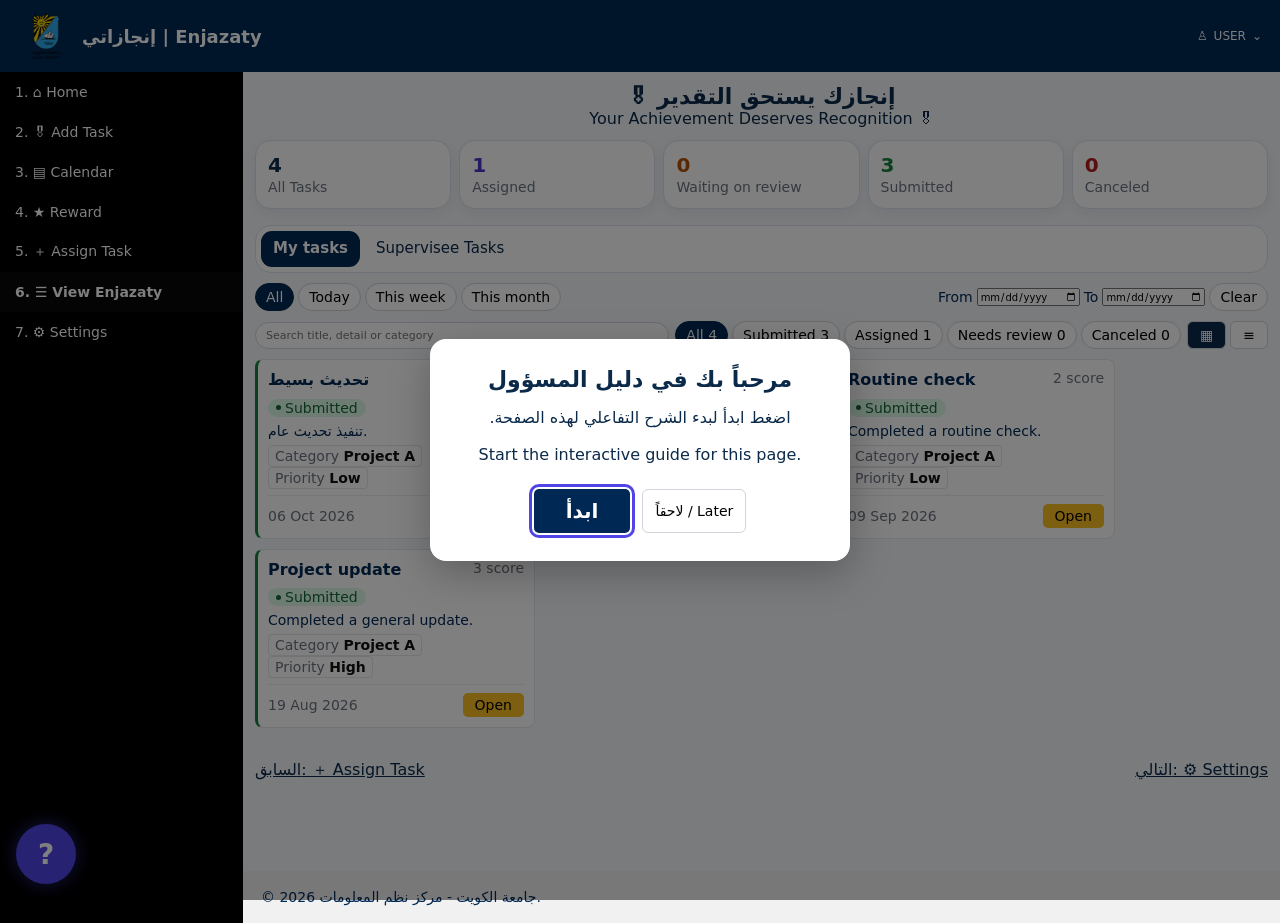
<file: multipage/06-view-enjazaty.html>
<!DOCTYPE html>
<html lang="ar" dir="rtl">
<head>
<meta charset="UTF-8">
<meta name="viewport" content="width=device-width, initial-scale=1">
<link rel="icon" href="data:,">
<title>6. ☰ View Enjazaty | دليل المسؤول — نظام إنجازاتي</title>
<link rel="stylesheet" href="styles.css">
<link rel="stylesheet" href="manager.css">
<script src="script.js?v=2" defer></script>
<script src="tasks.js?v=2" defer></script>
<script src="manager.js?v=2" defer></script>
</head>
<body>
<header class="guide-header">
  <a class="reward-brand" href="index.html" aria-label="دليل المسؤول — جميع الأدلة"><img class="university-logo" src="../ku%20logo%20no%20background.png" alt="جامعة الكويت / Kuwait University" width="56" height="56"><h1><span dir="rtl">إنجازاتي</span> | Enjazaty</h1></a>
  <span class="reward-account"><span aria-hidden="true">♙</span> USER <span aria-hidden="true">⌄</span></span>
</header>
<div class="app">
<nav class="side" aria-label="الأدلة">
  <a href="01-home.html" id="nav-home">1. ⌂ Home</a>
  <a href="02-add-task.html" id="nav-add">2. 🎖 Add Task</a>
  <a href="03-calendar.html" id="nav-cal">3. ▤ Calendar</a>
  <a href="04-reward.html" id="nav-reward">4. ★ Reward</a>
  <a href="05-assign-task.html" id="nav-assign">5. ＋ Assign Task</a>
  <a href="06-view-enjazaty.html" id="nav-view" class="active" aria-current="page">6. ☰ View Enjazaty</a>
  <a href="07-settings.html" id="nav-settings">7. ⚙ Settings</a>
</nav>
<main class="main">
    <section class="page" id="view">
      <div style="text-align:center;margin-bottom:12px">
        <div class="navy" style="font-size:18px;font-weight:700">🎖 إنجازك يستحق التقدير</div>
        <div class="navy">Your Achievement Deserves Recognition 🎖</div>
      </div>
      <div style="display:flex;gap:8px" id="stats">
        <div class="stat"><b class="navy">4</b><span>All Tasks</span></div>
        <div class="stat"><b style="color:#4338ca">1</b><span>Assigned</span></div>
        <div class="stat"><b style="color:#b45309">0</b><span>Waiting on review</span></div>
        <div class="stat"><b style="color:#15803d">3</b><span>Submitted</span></div>
        <div class="stat"><b style="color:#b91c1c">0</b><span>Canceled</span></div>
      </div>
      <div class="manager-tabs" id="taskTabs" role="group" aria-label="نطاق المهام">
        <button class="active" id="myTasks" aria-pressed="true">My tasks</button>
        <button id="teamTasks" aria-pressed="false">Supervisee Tasks</button>
      </div>
      <div style="display:flex;justify-content:space-between;align-items:center">
        <div id="timeF"><button class="rpill on">All</button> <button class="rpill">Today</button> <button class="rpill">This week</button> <button class="rpill">This month</button></div>
        <div id="rangeF" style="font-size:10px">From <input type="date" style="font-size:10px"> To <input type="date" style="font-size:10px"> <button class="rpill">Clear</button></div>
      </div>
      <div style="display:flex;gap:6px;align-items:center;margin:10px 0">
        <input id="searchF" placeholder="Search title, detail or category" style="flex:1;border:1px solid #d1d5db;border-radius:16px;padding:6px 10px;font-size:11px">
        <span id="statusF"><button class="rpill on">All 4</button> <button class="rpill">Submitted 3</button> <button class="rpill">Assigned 1</button> <button class="rpill">Needs review 0</button> <button class="rpill">Canceled 0</button></span>
        <span id="viewT"><button class="btn" style="background:#0b2a4a;color:#fff">▦</button><button class="btn">≡</button></span>
      </div>
      <div style="display:flex;gap:10px;flex-wrap:wrap" id="cards">
        <div class="card"><h4>تحديث بسيط <small>1 score</small></h4><div><span class="badge">Submitted</span></div><div style="font-size:11px">تنفيذ تحديث عام.</div><div><span class="pill">Category <b>Project A</b></span><span class="pill">Priority <b>Low</b></span></div><div class="foot">06 Oct 2026 <button class="btn-yellow">Open</button></div></div>
        <div class="card blue"><h4>Prepare a document <small>0 score</small></h4><div><span class="badge req">Request</span></div><div style="font-size:11px">Prepare a short document.</div><div><span class="pill">Category <b>Project A</b></span><span class="pill">Priority <b>Medium</b></span></div><div class="foot">29 Sep 2026 <button class="btn-yellow">Open</button></div></div>
        <div class="card"><h4>Routine check <small>2 score</small></h4><div><span class="badge">Submitted</span></div><div style="font-size:11px">Completed a routine check.</div><div><span class="pill">Category <b>Project A</b></span><span class="pill">Priority <b>Low</b></span></div><div class="foot">09 Sep 2026 <button class="btn-yellow">Open</button></div></div>
        <div class="card" id="launchCard"><h4>Project update <small>3 score</small></h4><div><span class="badge">Submitted</span></div><div style="font-size:11px">Completed a general update.</div><div><span class="pill">Category <b>Project A</b></span><span class="pill">Priority <b>High</b></span></div><div class="foot">19 Aug 2026 <button class="btn-yellow" id="launchOpen">Open</button></div></div>
      </div>
      <div class="task-grid" id="teamCards" hidden></div>
      <div class="box empty-state" id="emptyTasks" hidden><b>Add your first achievement</b><p>أضف إنجازك الأول لعرضه هنا.</p><a class="btn-dark" href="02-add-task.html">+ Add Enjaz / إضافة إنجاز</a></div>
      <div class="box empty-state" id="emptyTeamTasks" hidden><b>No team tasks to display</b><p>لا توجد مهام لأعضاء الفريق لعرضها.</p></div>
    </section>
<nav class="guide-links" aria-label="تتابع الأدلة">
<a href="05-assign-task.html" rel="prev">السابق: ＋ Assign Task</a>
<a href="07-settings.html" rel="next">التالي: ⚙ Settings</a>
</nav>
<footer class="footer">© 2026 جامعة الكويت - مركز نظم المعلومات.</footer>
</main>
</div>
<div class="overlay" id="overlay">
  <div class="modal" id="modal" role="dialog" aria-modal="true" aria-labelledby="mTitle">
    <div class="mh"><b>Task</b><button class="btn" id="mClose" style="padding:0 6px">✕</button></div>
    <div class="inner" id="mInner">
      <div style="display:flex;justify-content:space-between">
        <div><div class="lbl" style="margin-top:0">Enjaz Details</div>
          <div class="navy" id="mTitle" style="font-size:15px;font-weight:700"></div>
          <div style="font-size:11px">Date <b id="mDate"></b></div>
          <div style="font-size:11px">Created by <b>Employee 10</b></div></div>
        <div><span class="badge" id="mStatus">Submitted</span></div>
      </div>
      <hr style="border:0;border-top:1px solid #eee">
      <div id="mDept"><div class="lbl">Department</div><div class="fld">Department A</div></div>
      <div style="display:flex;gap:10px" id="mProj">
        <div style="flex:1"><div class="lbl">Project</div><div class="fld">Project A</div></div>
        <div style="flex:1"><div class="lbl">Priority</div><div class="fld" id="mPri"></div></div>
      </div>
      <div><div class="lbl">Collaborators</div><div class="fld"></div></div>
      <div id="mDetail"><div class="lbl">Achievement Detail</div><div class="fld area" id="mDesc"></div></div>
      <div><div class="lbl">Obstacles</div><div class="fld area"></div></div>
    </div>
    <div class="inner" id="mFile" style="border-left:1px solid #e5e7eb;padding:0">
      <div style="padding:10px;background:#f8fafc;border-bottom:1px solid #eee"><b class="navy">File</b></div>
      <div style="text-align:center;padding:16px;font-size:11px"><b>No files attached</b><br>This task has no supporting documents.</div>
    </div>
    <div style="border-top:1px solid #eee;padding:12px"><button class="btn" id="mClose2">Close</button></div>
  </div>
</div>
<div class="overlay" id="managerOverlay">
  <div class="modal manager-modal" id="managerModal" role="dialog" aria-modal="true" aria-labelledby="teamDetailTitle" tabindex="-1">
    <div class="mh"><b>Team Task / مهمة الفريق</b><button class="btn" data-manager-close aria-label="إغلاق تفاصيل المهمة">✕</button></div>
    <div class="inner" id="teamDetail">
      <div class="lbl">Task Title</div><div class="fld" id="teamDetailTitle"></div>
      <div class="lbl">Employee</div><div class="fld" id="teamDetailEmployee" dir="auto"></div>
      <div class="lbl">Task Date</div><div class="fld" id="teamDetailDate"></div>
      <div class="lbl">Task Type</div><div class="fld" id="teamDetailType"></div>
      <div class="lbl">Priority</div><div class="fld" id="teamDetailPriority"></div>
      <div class="lbl">Status</div><div class="fld">Submitted</div>
      <div class="lbl">Achievement Detail</div><div class="fld area" id="teamDetailDescription"></div>
    </div>
    <div class="inner"><b class="navy">File</b><p>No files attached / لا توجد ملفات مرفقة</p></div>
    <div style="border-top:1px solid #eee;padding:12px"><button class="btn" data-manager-close>Close</button></div>
  </div>
</div>
<div id="spot" hidden></div>
<div id="tip" role="dialog" aria-modal="true" aria-label="الشرح التفاعلي" hidden>
  <button class="x" id="tipX" aria-label="إغلاق الشرح">✕</button>
  <div class="en" id="tipEn" lang="en"></div>
  <div class="ar" id="tipAr"></div>
  <div class="nav"><button class="back" id="tipBack">Back</button><span class="count" id="tipCount"></span><button class="next" id="tipNext">Next</button></div>
</div>
<button id="help" title="Show guide" aria-label="فتح الشرح التفاعلي">?</button>
<script type="application/json" id="guide-steps">
[
{"page":"view","el":"nav-view","en":"“View Enjazaty” lists all your tasks in one place.","ar":"تعرض صفحة \"View Enjazaty\" جميع مهامك في مكان واحد."},
{"page":"view","el":"stats","en":"These counters summarize your tasks by status.","ar":"تلخص هذه العدادات مهامك حسب الحالة."},
{"page":"view","el":"myTasks","en":"My tasks shows your own achievements and tasks assigned to you.","ar":"تعرض My tasks إنجازاتك الشخصية والمهام المسندة إليك."},
{"page":"view","el":"teamTasks","en":"Supervisee Tasks shows your team members' tasks. This tab is available only to supervisors.","ar":"تعرض Supervisee Tasks مهام أعضاء فريقك. هذا التبويب متاح للمسؤول فقط."},
{"page":"view","el":"timeF","en":"Quick filters: All, Today, This week or This month.","ar":"فلاتر سريعة: الكل، اليوم، هذا الأسبوع أو هذا الشهر."},
{"page":"view","el":"rangeF","en":"Or choose a custom date range, then “Clear” to reset.","ar":"أو اختر فترة مخصصة، ثم \"Clear\" لإعادة الضبط."},
{"page":"view","el":"searchF","en":"Search by title, detail or category.","ar":"ابحث بالعنوان أو التفاصيل أو التصنيف."},
{"page":"view","el":"statusF","en":"Filter tasks by status.","ar":"صفِّ المهام حسب الحالة."},
{"page":"view","el":"viewT","en":"Switch between card view and list view.","ar":"بدّل بين عرض البطاقات وعرض القائمة."},
{"page":"view","el":"teamTaskCard","en":"These team cards contain the tasks shown on Reward (page 4), including the employee, type, priority and date. Use Open to view details. There is no Add Enjaz action in this tab.","ar":"تعرض بطاقات الفريق مهام Reward (الصفحة 4) مع الموظف والنوع والأولوية والتاريخ. اضغط Open للتفاصيل. لا يوجد خيار إضافة إنجاز في هذا التبويب."},
{"page":"view","el":"teamDetail","en":"The team task popup shows the selected employee's task details. Close it to return to the team cards.","ar":"تعرض النافذة تفاصيل مهمة الموظف المحددة. أغلقها للعودة إلى بطاقات الفريق.","modal":"team"},
{"page":"view","el":"launchCard","en":"Each card shows a task with its score. Click “Open” for details.","ar":"كل بطاقة تعرض مهمة ونقاطها. اضغط \"Open\" للتفاصيل."},
{"page":"view","el":"mInner","en":"Here are the full task details. Continue to Settings to manage projects.","ar":"هذه تفاصيل المهمة كاملة. تابع إلى Settings لإدارة المشاريع.","modal":"launch"}
]
</script>
</body>
</html>
</file>
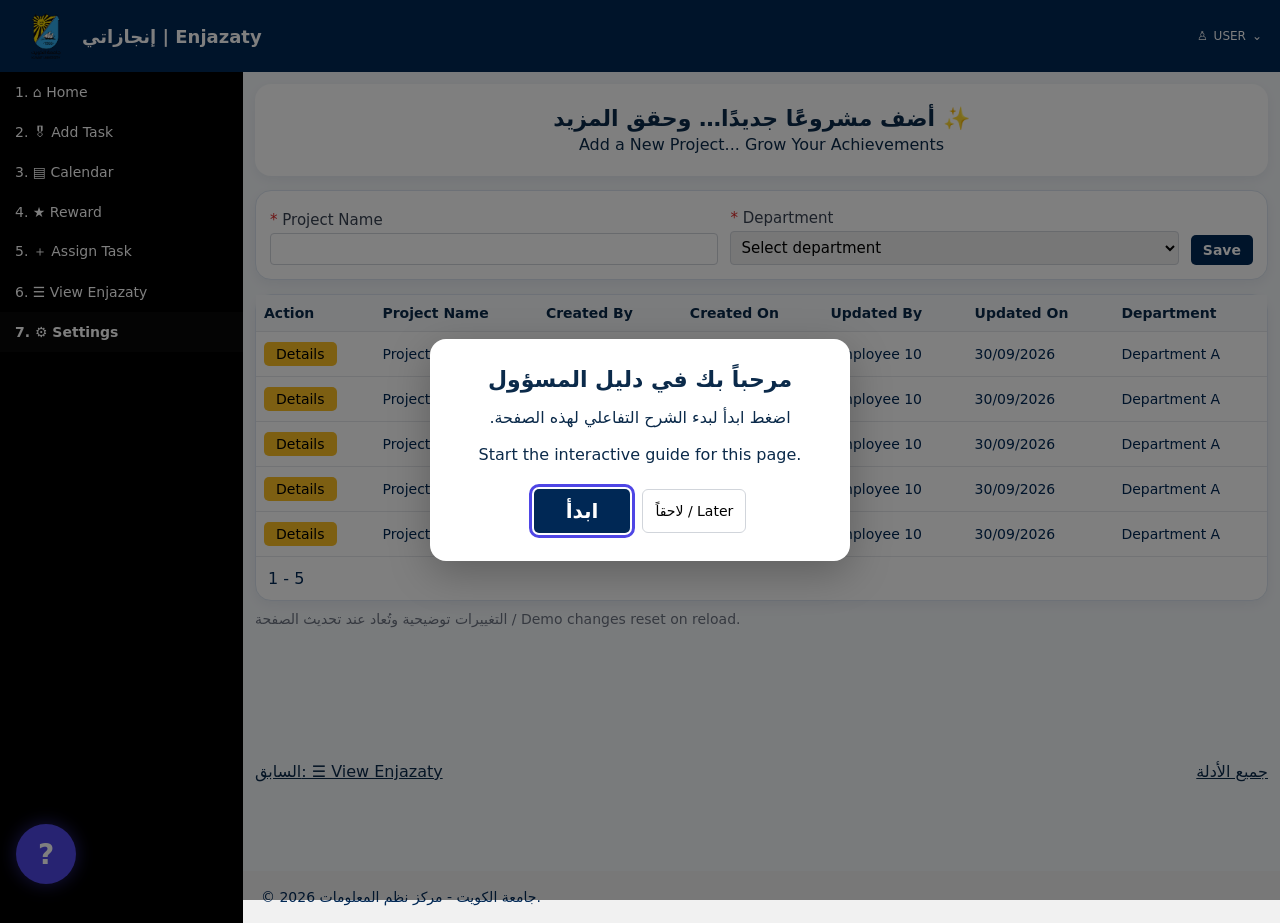
<file: multipage/07-settings.html>
<!DOCTYPE html>
<html lang="ar" dir="rtl">
<head>
<meta charset="UTF-8">
<meta name="viewport" content="width=device-width, initial-scale=1">
<link rel="icon" href="data:,">
<title>7. ⚙ Settings | دليل المسؤول — نظام إنجازاتي</title>
<link rel="stylesheet" href="styles.css">
<link rel="stylesheet" href="manager.css">
<script src="script.js?v=2" defer></script>
<script src="manager.js?v=2" defer></script>
</head>
<body>
<header class="guide-header">
  <a class="reward-brand" href="index.html" aria-label="دليل المسؤول — جميع الأدلة"><img class="university-logo" src="../ku%20logo%20no%20background.png" alt="جامعة الكويت / Kuwait University" width="56" height="56"><h1><span dir="rtl">إنجازاتي</span> | Enjazaty</h1></a>
  <span class="reward-account"><span aria-hidden="true">♙</span> USER <span aria-hidden="true">⌄</span></span>
</header>
<div class="app">
<nav class="side" aria-label="الأدلة">
  <a href="01-home.html" id="nav-home">1. ⌂ Home</a>
  <a href="02-add-task.html" id="nav-add">2. 🎖 Add Task</a>
  <a href="03-calendar.html" id="nav-cal">3. ▤ Calendar</a>
  <a href="04-reward.html" id="nav-reward">4. ★ Reward</a>
  <a href="05-assign-task.html" id="nav-assign">5. ＋ Assign Task</a>
  <a href="06-view-enjazaty.html" id="nav-view">6. ☰ View Enjazaty</a>
  <a href="07-settings.html" id="nav-settings" class="active" aria-current="page">7. ⚙ Settings</a>
</nav>
<main class="main">
<section class="page" id="settings">
  <div class="manager-heading"><h2>أضف مشروعًا جديدًا… وحقق المزيد ✨</h2><p lang="en">Add a New Project... Grow Your Achievements</p></div>
  <form class="box form" id="projectForm" style="padding:14px">
    <div class="project-fields">
      <div id="projectNameField"><label class="req" for="projectName">Project Name</label><input id="projectName" required></div>
      <div id="projectDeptField"><label class="req" for="projectDept">Department</label><select id="projectDept" required><option value="">Select department</option><option>Department A</option><option>Department B</option></select></div>
      <button class="btn-dark" id="projectSave" type="submit">Save</button>
    </div>
  </form>
  <div class="box" style="margin-top:14px">
    <div class="table-scroll" id="projectTable">
      <table class="manager-table" aria-label="المشاريع">
        <thead><tr><th scope="col">Action</th><th scope="col">Project Name</th><th scope="col">Created By</th><th scope="col">Created On</th><th scope="col">Updated By</th><th scope="col">Updated On</th><th scope="col">Department</th></tr></thead>
        <tbody id="projectRows">
          <tr><td><button class="btn-yellow" id="projectDetails" data-project="0">Details</button></td><td>Project A</td><td>Employee 10</td><td>30/09/2026</td><td>Employee 10</td><td>30/09/2026</td><td>Department A</td></tr>
          <tr><td><button class="btn-yellow" data-project="1">Details</button></td><td>Project B</td><td>Employee 10</td><td>30/09/2026</td><td>Employee 10</td><td>30/09/2026</td><td>Department A</td></tr>
          <tr><td><button class="btn-yellow" data-project="2">Details</button></td><td>Project C</td><td>Employee 10</td><td>30/09/2026</td><td>Employee 10</td><td>30/09/2026</td><td>Department A</td></tr>
          <tr><td><button class="btn-yellow" data-project="3">Details</button></td><td>Project D</td><td>Employee 10</td><td>30/09/2026</td><td>Employee 10</td><td>30/09/2026</td><td>Department A</td></tr>
          <tr><td><button class="btn-yellow" data-project="4">Details</button></td><td>Project E</td><td>Employee 10</td><td>30/09/2026</td><td>Employee 10</td><td>30/09/2026</td><td>Department A</td></tr>
        </tbody>
      </table>
    </div>
    <div class="pagination" id="projectRange">1 - 5</div>
  </div>
  <p class="demo-note">التغييرات توضيحية وتُعاد عند تحديث الصفحة / Demo changes reset on reload.</p>
  <p class="demo-result" id="projectResult" role="status"></p>
</section>
<nav class="guide-links" aria-label="تتابع الأدلة"><a href="06-view-enjazaty.html" rel="prev">السابق: ☰ View Enjazaty</a><a href="index.html">جميع الأدلة</a></nav>
<footer class="footer">© 2026 جامعة الكويت - مركز نظم المعلومات.</footer>
</main>
</div>
<div class="overlay" id="managerOverlay">
  <div class="modal manager-modal" id="managerModal" role="dialog" aria-modal="true" aria-labelledby="editProjectsTitle" tabindex="-1">
    <div class="mh"><b id="editProjectsTitle">Edit Projects</b><button class="btn" data-manager-close aria-label="إغلاق تعديل المشروع">✕</button></div>
    <div class="inner">
      <b class="navy">Edit Project</b>
      <form class="form" id="editProjectForm">
        <div id="editProjectNameField"><label class="req" for="editProjectName">Project Name</label><input id="editProjectName" value="Project A" required></div>
        <div id="editProjectDeptField"><label class="req" for="editProjectDept">Department</label><select id="editProjectDept" required><option>Department A</option><option>Department B</option></select></div>
        <div id="projectCreated"><label for="editCreatedDate">Created Date</label><input id="editCreatedDate" value="30/09/2026" readonly><label for="editCreatedBy">Created By</label><input id="editCreatedBy" value="Employee 10" readonly></div>
        <div class="review-actions" id="projectActions"><button class="btn-dark" id="editProjectSave" type="submit">Save</button><button class="btn-yellow" id="deleteProject" type="button">Delete</button></div>
      </form>
    </div>
    <div style="border-top:1px solid #eee;padding:12px"><button class="btn" id="projectClose" data-manager-close>Close</button></div>
  </div>
</div>
<div id="spot" hidden></div>
<div id="tip" role="dialog" aria-modal="true" aria-label="الشرح التفاعلي" hidden>
  <button class="x" id="tipX" aria-label="إغلاق الشرح">✕</button>
  <div class="en" id="tipEn" lang="en"></div><div class="ar" id="tipAr"></div>
  <div class="nav"><button class="back" id="tipBack">Back</button><span class="count" id="tipCount"></span><button class="next" id="tipNext">Next</button></div>
</div>
<button id="help" title="Show guide" aria-label="فتح الشرح التفاعلي">?</button>
<script type="application/json" id="guide-steps">
[
{"page":"settings","el":"nav-settings","en":"Settings lets supervisors maintain the projects used as task categories.","ar":"تتيح Settings للمسؤول إدارة المشاريع المستخدمة لتصنيف المهام."},
{"page":"settings","el":"projectNameField","en":"Enter the name of a new project.","ar":"أدخل اسم المشروع الجديد."},
{"page":"settings","el":"projectDeptField","en":"Choose the department responsible for the project.","ar":"اختر القسم المسؤول عن المشروع."},
{"page":"settings","el":"projectSave","en":"Save adds the project to the demonstration table.","ar":"تضيف Save المشروع إلى الجدول التوضيحي."},
{"page":"settings","el":"projectTable","en":"The table shows each project's creator, creation date, last update and department.","ar":"يعرض الجدول منشئ المشروع وتاريخ الإنشاء وآخر تحديث والقسم."},
{"page":"settings","el":"projectDetails","en":"Click the yellow Details button to edit a project.","ar":"اضغط زر Details الأصفر لتعديل المشروع."},
{"page":"settings","el":"editProjectNameField","en":"Edit Projects opens the Edit Project form. Change the project name here.","ar":"تفتح Edit Projects نموذج Edit Project. عدّل اسم المشروع هنا.","modal":"project"},
{"page":"settings","el":"editProjectDeptField","en":"Select the project's department.","ar":"حدد القسم الخاص بالمشروع.","modal":"project"},
{"page":"settings","el":"projectCreated","en":"Created Date and Created By are read-only records of who added the project and when.","ar":"Created Date وCreated By بيانات للقراءة فقط توضح من أضاف المشروع ومتى.","modal":"project"},
{"page":"settings","el":"projectActions","en":"Save keeps your edits; Delete removes the project. This guide changes demo data only.","ar":"تحفظ Save التعديلات، وتحذف Delete المشروع. يغيّر هذا الدليل البيانات التجريبية فقط.","modal":"project"},
{"page":"settings","el":"projectClose","en":"Close returns to Settings. You have completed the supervisor guide! 🎉","ar":"تعيدك Close إلى Settings. أكملت دليل المسؤول! 🎉","modal":"project"}
]
</script>
</body>
</html>
</file>
<file: multipage/styles.css>
*{box-sizing:border-box}
body{margin:0;font-family:Segoe UI,Tahoma,system-ui,sans-serif;font-size:13px;color:#1f2937;background:#fafafa}
.navy{color:#0b2a4a}
.app{display:flex;min-height:100vh}
.side{width:160px;background:#000;color:#fff;flex-shrink:0;padding-top:6px}
.side a{display:flex;gap:8px;align-items:center;padding:8px 10px;color:#fff;text-decoration:none;font-size:12px;cursor:pointer}
.side a.active{background:#111;font-weight:700}
.main{flex:1;display:flex;flex-direction:column;min-width:0}
.page{padding:12px;flex:1}
.footer{background:#f1f1f1;padding:18px;text-align:right;font-size:11px;direction:rtl}
.box{background:#fff;border:1px solid #e5e7eb;border-radius:4px}
.btn{border:1px solid #d1d5db;background:#fff;border-radius:6px;padding:5px 12px;font-size:12px;cursor:pointer}
.btn-dark{background:#0b2a4a;color:#fff;border:0;border-radius:5px;padding:7px 12px;font-weight:600;font-size:11px;cursor:pointer}
.btn-yellow{background:#fbbf24;border:0;border-radius:5px;padding:4px 12px;font-size:11px;cursor:pointer}
.pill{display:inline-block;border:1px solid #e5e7eb;border-radius:4px;padding:2px 6px;font-size:10px;color:#6b7280;margin-right:4px}
.pill b{color:#111}
.badge{display:inline-flex;align-items:center;gap:4px;background:#dcfce7;color:#166534;border-radius:10px;padding:1px 8px;font-size:10px}
.badge.req{background:#e0e7ff;color:#3730a3}
.badge::before{content:"";width:5px;height:5px;border-radius:50%;background:currentColor}
.card{background:#fff;border:1px solid #e5e7eb;border-left:3px solid #15803d;border-radius:8px;padding:10px;width:235px;max-width:100%;display:flex;flex-direction:column;gap:6px}
.card.blue{border-left-color:#4338ca}
.card h4{margin:0;font-size:13px;display:flex;justify-content:space-between}
.card h4 small{font-weight:400;color:#6b7280;font-size:10px}
.card .foot{border-top:1px solid #eee;padding-top:8px;margin-top:auto;display:flex;justify-content:space-between;align-items:center;font-size:10px;color:#6b7280}
.date-in{flex:1;min-width:0;background:#f5f5f5;border:1px solid #ddd;padding:3px 6px;font-size:10px;position:relative}
.date-in span{display:block;font-size:9px;color:#555}
.date-in::after{content:"📅";position:absolute;right:6px;top:6px;font-size:10px}
.section-h{padding:10px;border-bottom:1px solid #eee;font-size:12px}
.form label{display:block;margin:14px 0 4px;font-size:11px;color:#374151}
.form label.req::before{content:"* ";color:#dc2626}
.form input,.form select,.form textarea{width:100%;min-width:0;border:1px solid #d1d5db;border-radius:4px;padding:6px;font-size:12px;font-family:inherit}
.form textarea{width:50%;height:75px}
.chips{display:flex;flex-wrap:wrap;gap:4px}
.chips button{border:1px solid #d1d5db;background:#fff;border-radius:4px;padding:6px 10px;font-size:10px;font-weight:600;cursor:pointer;color:#0b2a4a}
.chips button.on{background:#0b2a4a;color:#fff!important}
.cal{width:100%;border-collapse:collapse;table-layout:fixed;direction:ltr}
.cal th{border:1px solid #ddd;font-size:12px;padding:3px}
.cal td{border:1px solid #ddd;height:105px;vertical-align:top;text-align:right;padding:3px;font-size:11px}
.cal td.muted{color:#aaa}
.cal td.today{background:#fff8dc}
.ev{display:block;width:100%;border:0;text-align:left;color:#fff;font-family:inherit;font-size:10px;padding:2px 4px;border-radius:3px;margin-top:4px;cursor:pointer;overflow-wrap:anywhere}
.stat{flex:1;min-width:0;background:#fff;border:1px solid #e5e7eb;border-radius:8px;padding:12px}
.stat b{font-size:20px;display:block}
.stat span{font-size:11px;color:#6b7280}
.rpill{border:1px solid #d1d5db;background:#fff;border-radius:16px;padding:5px 10px;font-size:11px;cursor:pointer}
.rpill.on{background:#0b2a4a;color:#fff;border-color:#0b2a4a}
.overlay{display:none;position:fixed;inset:0;background:rgba(0,0,0,.25);z-index:50;align-items:flex-start;justify-content:center;padding:40px 12px 12px}
.overlay.show{display:flex}
.modal{background:#fff;width:480px;max-width:100%;max-height:calc(100dvh - 52px);overflow:auto;border-radius:4px;box-shadow:0 10px 40px rgba(0,0,0,.3)}
.modal .mh{display:flex;justify-content:space-between;padding:12px;border-bottom:1px solid #eee}
.modal .inner{margin:12px;border:1px solid #e5e7eb;border-left:4px solid #fbbf24;border-radius:6px;padding:14px}
.modal .lbl{font-size:9px;color:#6b7280;font-weight:600;margin:12px 0 4px;text-transform:uppercase}
.modal .fld{border:1px solid #ddd;border-radius:4px;padding:7px;font-size:11px;min-height:28px;margin-left:6px}
.modal .area{min-height:70px}
#spot{position:fixed;z-index:90;border-radius:6px;box-shadow:0 0 0 9999px rgba(0,0,0,.45),0 0 0 3px #4f46e5;pointer-events:none}
#tip{position:fixed;z-index:100;background:#fff;border-radius:10px;box-shadow:0 8px 30px rgba(0,0,0,.3);width:300px;max-width:calc(100vw - 20px);max-height:calc(100dvh - 20px);overflow:auto;padding:24px 14px 14px}
#tip .ar{direction:rtl;text-align:right;color:#374151;margin-top:6px;border-top:1px dashed #ddd;padding-top:6px}
#tip .en{direction:ltr;text-align:left;font-weight:600;color:#0b2a4a}
#tip .nav{display:flex;direction:ltr;justify-content:space-between;align-items:center;margin-top:10px}
#tip .nav button{border:0;border-radius:6px;padding:6px 12px;cursor:pointer;font-size:12px}
#tip .next{background:#4f46e5;color:#fff}
#tip .back{background:#e5e7eb}
#tip .count{font-size:11px;color:#6b7280}
#tip .x{position:absolute;top:6px;right:9px;cursor:pointer;color:#666;border:0;background:none;font-size:14px}
#help{position:fixed;bottom:16px;right:16px;z-index:110;background:#4f46e5;color:#fff;border:0;border-radius:50%;width:44px;height:44px;font-size:18px;cursor:pointer}
[hidden]{display:none!important}
a{color:#0b2a4a}
button,input,select,textarea{font-family:inherit}
button:focus-visible,a:focus-visible,input:focus-visible,select:focus-visible,textarea:focus-visible{outline:3px solid #4f46e5;outline-offset:2px}
.guide-header{padding:16px;background:#fff;border-bottom:2px solid #fbbf24;display:flex;align-items:center;justify-content:space-between;gap:12px;flex-wrap:wrap}
.guide-header h1{font-size:20px;margin:0;color:#0b2a4a}
.guide-links{padding:16px 12px 72px;display:flex;justify-content:space-between;gap:12px;flex-wrap:wrap}
.hub{max-width:1000px;margin:auto;padding:24px}
.hub h1{color:#0b2a4a}
.hub-grid{display:grid;grid-template-columns:repeat(2,minmax(0,1fr));gap:16px;margin:24px 0}
.hub-card{display:block;text-decoration:none;padding:20px;border-top:3px solid #fbbf24}
.hub-card h2{font-size:18px;margin:0 0 10px}
.hub-card p{color:#374151;line-height:1.8;margin:0}
#barNames>div{min-width:0;overflow-wrap:anywhere}
#bars,#barNames{direction:ltr}
#stats{flex-wrap:wrap}
#timeF,#rangeF,#statusF,#viewT{display:flex;flex-wrap:wrap;gap:4px;align-items:center}
#rangeF input{min-width:0;max-width:135px}
#searchF{min-width:0}
#cards.list .card{width:100%}
.page>div[style*="display:flex"]{flex-wrap:wrap;gap:8px}
#calNav,#calView{display:flex;flex-wrap:wrap}
.calendar-list{padding:12px;display:grid;gap:12px}
@media(max-width:700px){
 .app{flex-direction:column}
 .side{width:100%;display:grid;grid-template-columns:repeat(2,minmax(0,1fr));padding:4px}
 .side a{padding:10px}
 .guide-header{padding:12px}
 .guide-header h1{font-size:18px}
 .page{padding:10px}
 .stat{flex:1 1 90px;padding:10px}
 .form textarea{width:100%}
 #searchF{flex-basis:100%!important}
 #statusF{flex:1 1 100%}
 #rangeF{margin-top:8px}
 .cal td{height:85px;padding:2px;font-size:10px}
 .cal th{font-size:10px;padding:3px 0}
 .ev{font-size:9px;padding:2px}
 .hub{padding:16px}
 .hub-grid{grid-template-columns:1fr}
 .card{width:100%}
}
</file>
<file: multipage/manager.css>
.app{direction:ltr}
.main{direction:ltr}
.side{direction:ltr;width:243px;padding-top:0}
body{font-size:16px;direction:ltr;text-align:left;background:#f4f7fa;color:#002855}
.side a{font-size:14px;padding:10px 15px;min-height:40px}
.side a.active{background:#090909}
.guide-header{min-height:49px;padding:8px 18px;background:#002855;border:0;color:#fff;flex-wrap:nowrap}
.reward-brand{display:flex;align-items:center;gap:8px;color:#fff;text-decoration:none}
.university-logo{width:56px;height:56px;object-fit:contain;flex-shrink:0;font-size:8px;color:#fff}
.guide-header h1{color:#fff;font-size:18px}
.reward-account{display:flex;align-items:center;gap:6px;font-size:12px;white-space:nowrap}
.app{min-height:calc(100vh - 49px)}
.box,.stat{border-color:#dbe4ef;border-radius:16px;box-shadow:0 4px 12px rgba(0,40,85,.06)}
.hub-card{border-top-color:#002855}
.btn-dark,.rpill.on,.chips button.on{background:#002855}
.manager-heading{background:#fff;border-radius:16px;padding:18px 12px;box-shadow:0 4px 12px rgba(0,40,85,.06)}
.guide-links{padding-bottom:90px}
.footer{font-size:14px;direction:ltr;text-align:left}
.btn,.btn-dark,.btn-yellow,.rpill,.chips button{font-size:14px}
.form label,.form input,.form select,.form textarea{font-size:15px}
.section-h,.stat span,.card .foot,.pill,.badge,.card h4 small{font-size:14px}
.card h4{font-size:16px}
.card{width:280px}
.date-in{font-size:14px;padding:6px 8px}
.date-in span{font-size:12px}
.cal th,.cal td,.ev{font-size:14px}
.modal .lbl{font-size:12px}
.modal .fld{font-size:14px}
.page [style*="font-size:11px"],.page [style*="font-size:10px"]{font-size:14px!important}
.page [style*="font-size:18px"]{font-size:22px!important}
#barNames{font-size:10px!important}
#tip{font-size:16px;width:340px}
#tip .nav button{font-size:14px}
#tip .next{background:#002855}
#tip .count{font-size:13px}
#help{left:16px;right:auto;width:60px;height:60px;font-size:28px;font-weight:700;animation:guide-heartbeat 2.4s ease-in-out infinite;box-shadow:0 0 18px rgba(79,70,229,.55)}
#help:hover,#help:focus-visible{animation-play-state:paused}
@keyframes guide-heartbeat{
 0%,45%,100%{transform:scale(1);box-shadow:0 0 18px rgba(79,70,229,.55)}
 12%,30%{transform:scale(1.12);box-shadow:0 0 28px rgba(79,70,229,.8)}
 21%{transform:scale(1.03)}
}
@media(prefers-reduced-motion:reduce){
 #help{animation:none}
}
.manager-heading{text-align:center;margin-bottom:14px}
.manager-heading h2{font-size:22px;margin:4px 0;color:#0b2a4a}
.manager-heading p{margin:4px 0;color:#0b2a4a}
.manager-tabs{display:flex;flex-wrap:wrap;gap:4px;border:1px solid #dbe4ef;border-radius:16px;padding:5px;background:#fff;margin:16px 0 10px}
.manager-tabs button{background:none;border:0;padding:8px 12px;font-size:15px;color:#0b2a4a;cursor:pointer;border-bottom:2px solid transparent}
.manager-tabs button.active{border-bottom-color:transparent;border-radius:11px;background:#002855;color:#fff;font-weight:600}
.table-scroll{overflow-x:auto}
.manager-table{width:100%;border-collapse:collapse;direction:ltr;text-align:left;font-size:14px}
.manager-table th{background:#f8fafc;color:#0b2a4a;font-weight:600}
.manager-table th,.manager-table td{padding:10px 8px;border-bottom:1px solid #e5e7eb}
.manager-table td{overflow-wrap:anywhere}
.reward-points{display:flex;gap:4px}
.reward-points button{background:#15803d;color:#fff;border:0;border-radius:4px;padding:5px 9px;cursor:pointer;font-size:14px}
.reward-points button[aria-pressed="true"]{outline:2px solid #0b2a4a;outline-offset:2px}
.pagination{display:flex;flex-wrap:wrap;align-items:center;gap:4px;justify-content:space-between;padding:12px;direction:ltr}
.pagination .pages{display:flex;flex-wrap:wrap;gap:4px}
.pagination [aria-current="page"]{background:#0b2a4a;color:#fff}
.manager-form{border:1px solid #eee;border-left:3px solid #fbbf24;border-radius:6px;padding:4px 20px 16px}
.manager-form textarea{width:100%}
.manager-form fieldset{border:0;margin:14px 0 4px;padding:0}
.manager-form legend{font-size:15px;color:#374151;margin-bottom:6px}
.manager-form .radio-options{display:flex;flex-wrap:wrap;gap:12px;direction:ltr}
.manager-form .radio-options label{display:flex;align-items:center;gap:4px;margin:0}
.manager-form input[type="radio"]{width:auto}
.manager-submit{width:100%;margin-top:10px;padding:9px}
.project-fields{display:flex;flex-wrap:wrap;gap:12px;align-items:flex-end}
.project-fields>div{flex:1 1 200px}
.project-fields label{margin-top:4px}
.btn-reject{color:#b91c1c;border-color:#b91c1c}
.review-actions{display:flex;flex-wrap:wrap;gap:8px;margin-top:14px}
.demo-note{font-size:14px;color:#6b7280;margin:10px 0}
.demo-result{color:#0b2a4a;font-size:15px}
.empty-state{text-align:center;padding:30px;margin:12px 0}
.manager-modal .form{padding:0}
.manager-modal .form label{margin-top:12px}
.manager-modal .form input,.manager-modal .form select{font-size:14px}
.task-grid{display:flex;gap:10px;flex-wrap:wrap}
.task-grid.list .card{width:100%}
.team-employee{font-size:14px;color:#374151;unicode-bidi:plaintext}
.tour-welcome{width:420px;max-width:calc(100vw - 32px);max-height:calc(100dvh - 32px);overflow:auto;padding:28px;border:0;border-radius:16px;background:#fff;color:#0b2a4a;text-align:center;box-shadow:0 12px 40px rgba(0,0,0,.25)}
.tour-welcome::backdrop{background:rgba(0,0,0,.5)}
.tour-welcome h2{margin:0 0 12px;font-size:22px}
.tour-welcome p{line-height:1.8;margin:8px 0}
.tour-welcome .welcome-actions{display:flex;justify-content:center;flex-wrap:wrap;gap:12px;margin-top:20px}
.tour-welcome .btn-dark{font-size:20px;padding:10px 32px}
.reward-screen{background:#f4f7fa;color:#002855;font-size:13px}
.reward-screen .guide-header{height:49px;padding:8px 18px;background:#002855;border:0;color:#fff;flex-wrap:nowrap}
.reward-screen .reward-brand{display:flex;align-items:center;gap:8px;color:#fff;text-decoration:none}
.reward-screen .guide-header h1{color:#fff;font-size:18px}
.reward-screen .reward-account{display:flex;align-items:center;gap:6px;font-size:12px;white-space:nowrap}
.reward-screen .app{min-height:calc(100vh - 49px)}
.reward-screen .side{width:243px;padding-top:0}
.reward-screen .side a{height:40px;font-size:14px;padding:10px 15px}
.reward-screen .side a.active{background:#090909}
.reward-screen #reward{padding:16px;flex:none}
.reward-screen .manager-heading{background:#fff;border-radius:16px;min-height:107px;padding:18px 12px;margin-bottom:16px;box-shadow:0 4px 12px rgba(0,40,85,.06)}
.reward-screen .manager-heading h2{font-size:28px;direction:rtl;margin:0 0 6px}
.reward-screen .manager-heading p{font-size:18px;margin:0}
.reward-screen #rewardTabs{margin:0 0 18px;padding:5px;gap:0;background:#fff;border:1px solid #dbe4ef;border-radius:16px;box-shadow:0 3px 8px rgba(0,40,85,.05)}
.reward-screen #rewardTabs button{flex:1;min-width:0;min-height:64px;border:0;border-radius:11px;color:#6b7b91;font-size:14px;padding:10px}
.reward-screen #rewardTabs button span{display:block;font-size:12px;margin-top:4px}
.reward-screen #rewardTabs button.active{background:#002855;color:#fff}
.reward-screen .reward-panel{border:1px solid #dbe4ef;border-radius:16px;overflow:hidden}
.reward-screen .manager-table{min-width:1100px;font-size:13px;table-layout:fixed;color:#002855}
.reward-screen .manager-table th{height:45px;background:#f4f7fa;color:#002855}
.reward-screen .manager-table th,.reward-screen .manager-table td{padding:12px;border-bottom:1px solid #e8eef5}
.reward-screen .manager-table td{height:65px}
.reward-screen .manager-table th:nth-child(1){width:6%}
.reward-screen .manager-table th:nth-child(2){width:18.5%}
.reward-screen .manager-table th:nth-child(3){width:19.5%}
.reward-screen .manager-table th:nth-child(4){width:11%}
.reward-screen .manager-table th:nth-child(5){width:6.5%}
.reward-screen .manager-table th:nth-child(6){width:13.5%}
.reward-screen .manager-table th:nth-child(7){width:25%;text-align:center}
.reward-screen .manager-table td:nth-child(2){unicode-bidi:plaintext}
.reward-screen .manager-table td:nth-child(3){font-weight:700}
.reward-screen [data-detail]{padding:0;border:0;background:none;color:#002855;font-size:13px;font-weight:700}
.reward-screen .reward-points{align-items:center;justify-content:center;gap:8px}
.reward-screen .reward-points::before{content:"Reward:";font-size:12px;font-weight:600;margin-right:4px}
.reward-screen .reward-points button{width:75px;height:38px;padding:0;border-radius:8px;background:#e7f5e9;color:#16812b;font-size:14px;font-weight:700}
.reward-screen .reward-points button[data-points="2"]{background:#c6e7c7}
.reward-screen .reward-points button[data-points="3"]{background:#80c883}
.reward-screen .reward-points button:disabled{opacity:.45;cursor:default}
.reward-screen #rewardPagination{justify-content:center;gap:14px;min-height:68px;padding:16px}
.reward-screen #rewardPagination .pages{gap:6px}
.reward-screen #rewardPagination button{height:36px;min-width:36px;padding:7px 10px;font-size:13px;border:1px solid #dbe4ef;border-radius:6px;color:#002855}
.reward-screen #rewardPagination [aria-current="page"]{background:#002855;border-color:#002855;color:#fff}
.reward-screen #rewardPagination button:disabled{color:#899bb2;cursor:default}
.reward-screen #rewardRange{font-size:12px;color:#768ca9}
.reward-screen #rewardResult:empty{display:none}
.reward-screen .footer{margin-top:16px;padding:28px 68px 12px 16px;text-align:right;font-size:12px;background:#f1f1f1;border-top:1px solid #e3e3e3}
.reward-screen .guide-links{padding:12px 16px 24px;font-size:12px;background:#f1f1f1}
@media(max-width:700px){
 .reward-screen .side{width:100%}
 .reward-screen .guide-header{padding:8px 12px}
 .reward-screen .guide-header h1{font-size:16px}
 .reward-screen #reward{padding:12px}
 .reward-screen .manager-heading h2{font-size:22px}
 .reward-screen .manager-heading p{font-size:15px}
 .reward-screen #rewardTabs button{flex:1 1 50%}
 .reward-screen #rewardPagination{gap:10px;padding:12px}
 .reward-screen #rewardPagination .pages{gap:4px}
 .reward-screen #rewardPagination button{min-width:30px;padding:7px}
 .side{width:100%}
 .side a{font-size:14px}
 .guide-header{padding:8px 12px}
 .guide-header h1{font-size:16px}
 .university-logo{width:44px;height:44px}
 .card{width:100%}
 .cal th,.cal td,.ev{font-size:12px}
 .manager-table{min-width:720px}
 .manager-heading h2{font-size:20px}
 .manager-form{padding:4px 12px 16px}
}
</file>
